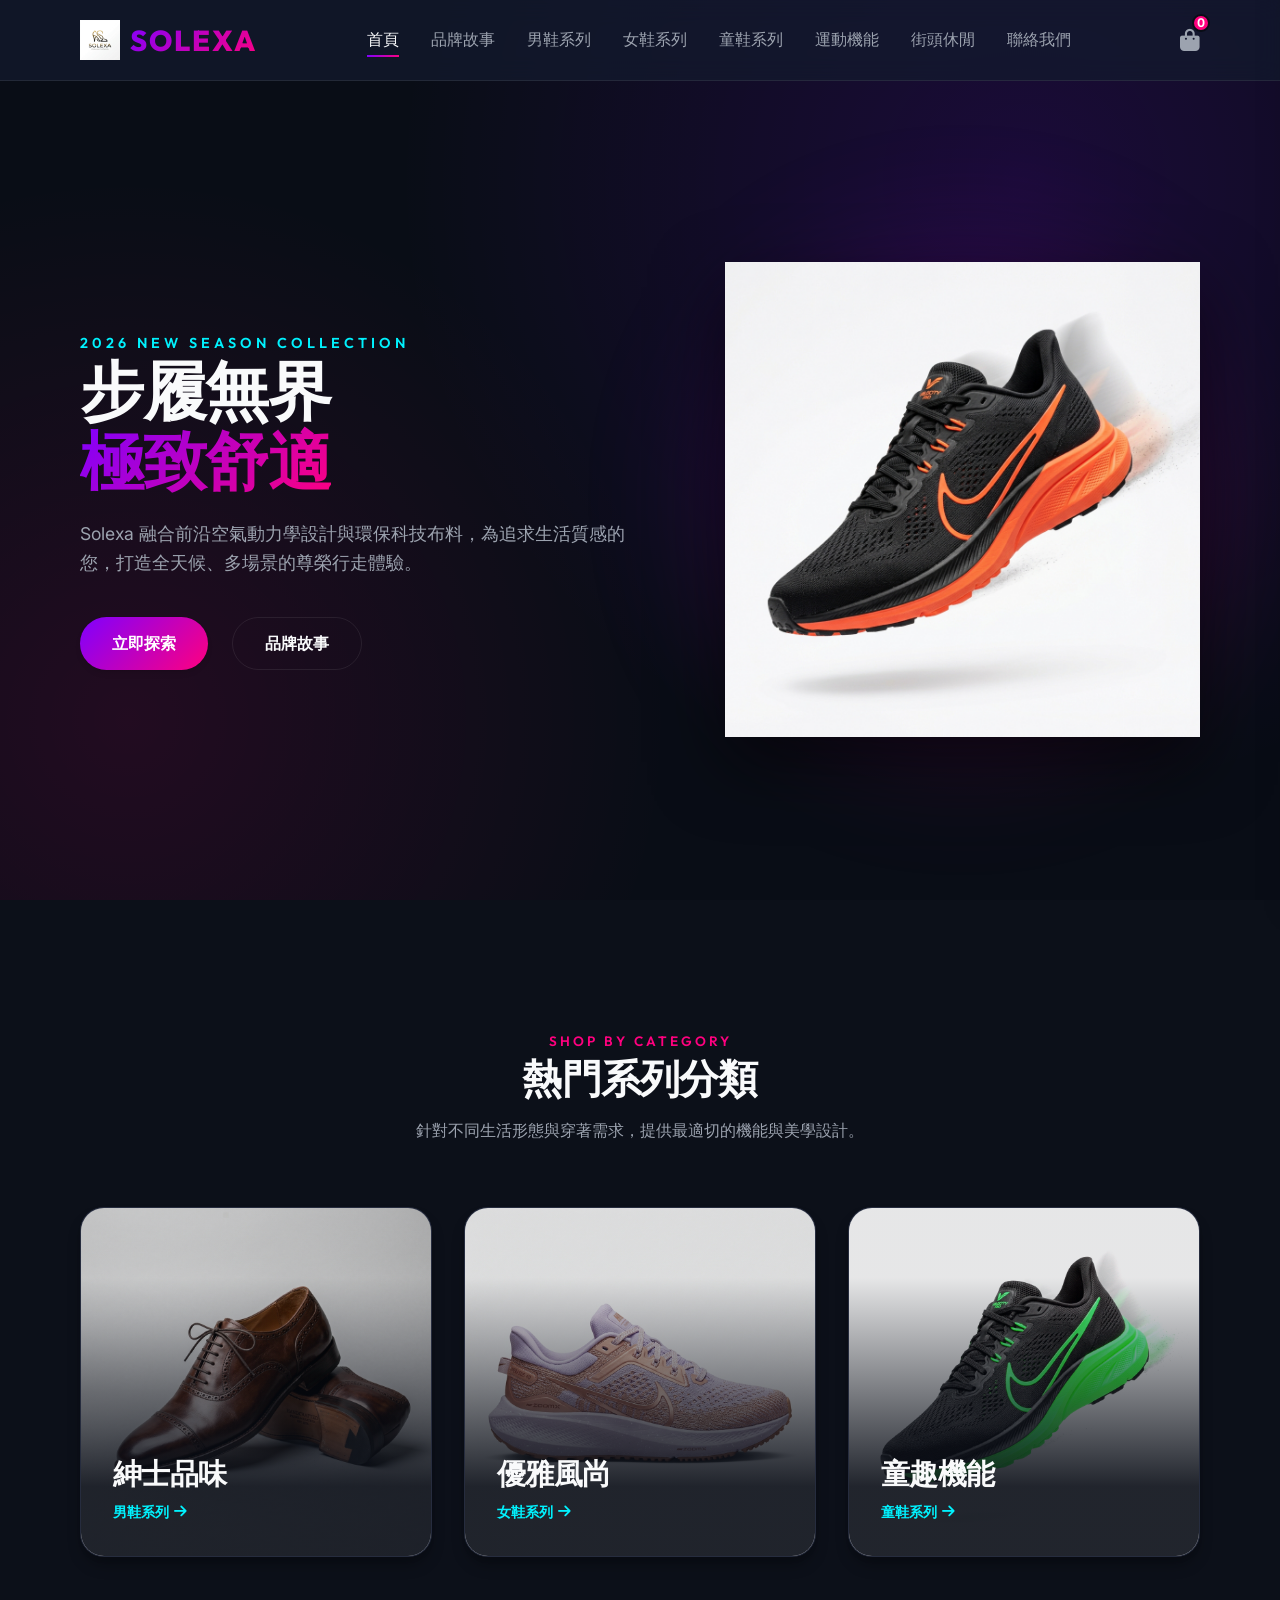
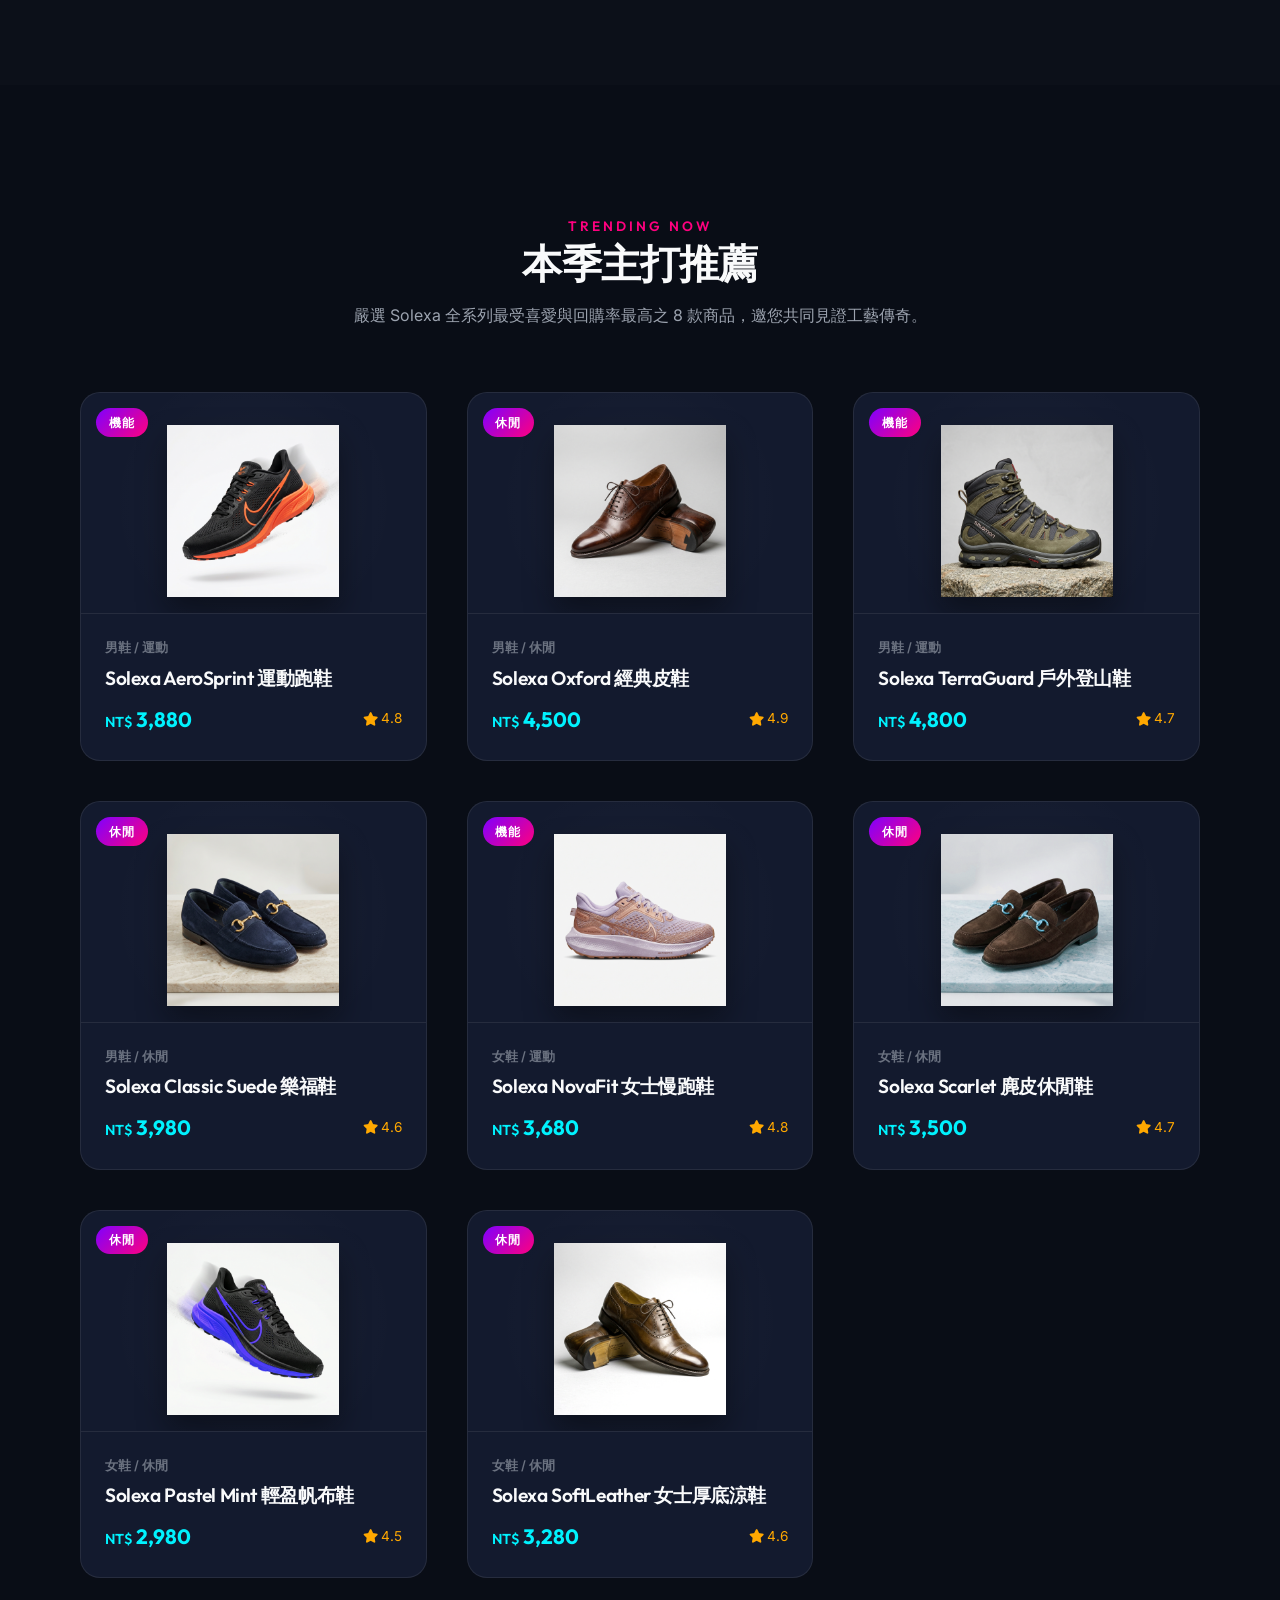
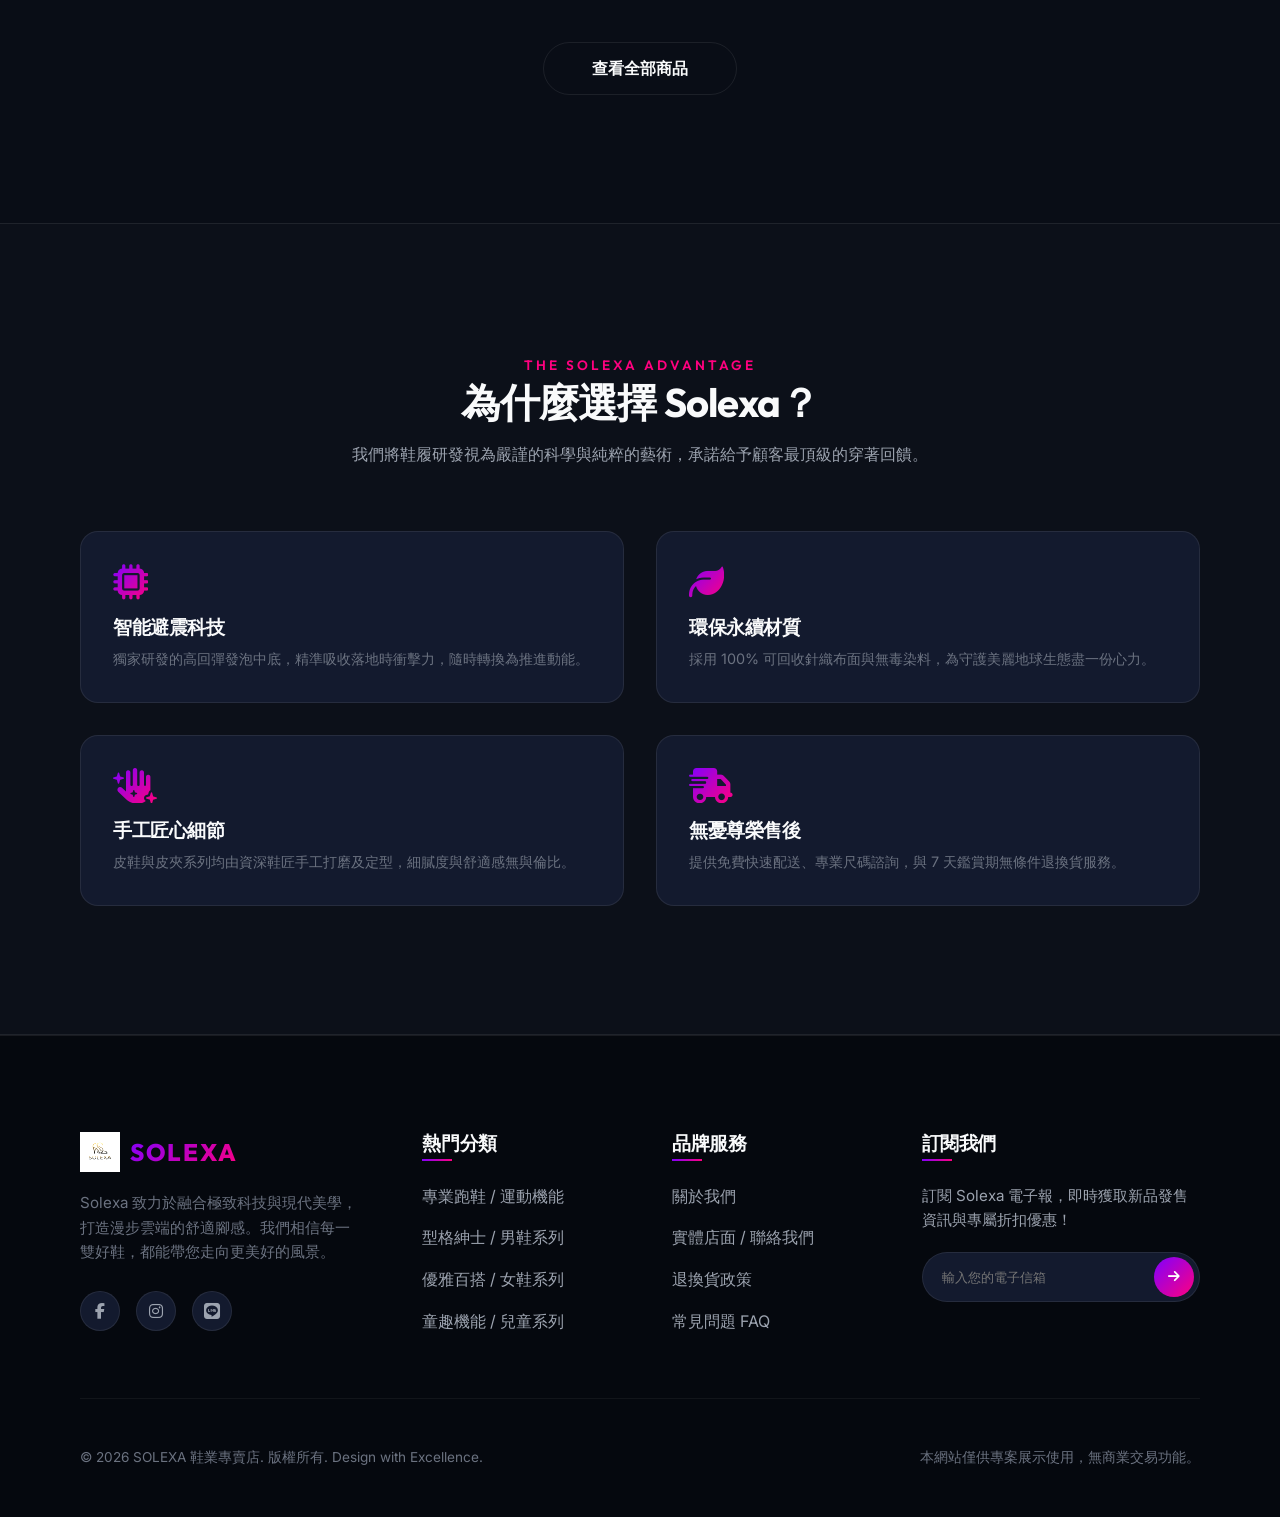
<file: index.html>
<!DOCTYPE html>
<html lang="zh-TW">

<head>
  <meta charset="UTF-8">
  <meta name="viewport" content="width=device-width, initial-scale=1.0">
  <title>劉佳昀的鞋子專賣店</title>
  <meta name="description" content="這個網站為您提供最先進的運動慢跑鞋、經典手工皮鞋、機能童鞋與街頭休閒鞋款。">
  <meta name="keywords" content="鞋子專賣店,男鞋,女鞋,童鞋,運動鞋,休閒鞋">
  <link rel="stylesheet" href="assets/css/style.css">
  <!-- Font Awesome Icons -->
  <link rel="stylesheet" href="https://cdnjs.cloudflare.com/ajax/libs/font-awesome/6.4.0/css/all.min.css">

  <meta name="google-site-verification" content="E5keP92U_AxKp5OmDemR86DrmAXofXbH6pbCCv81ncA" />
</head>

<body>

  <!-- Injected dynamically by main.js -->
  <header></header>

  <!-- Hero Section -->
  <section class="hero">
    <div class="container hero-grid">
      <div class="hero-content">
        <span class="hero-tagline">2026 New Season Collection</span>
        <h1>步履無界<br><span class="text-gradient">極致舒適</span></h1>
        <p class="hero-desc">Solexa 融合前沿空氣動力學設計與環保科技布料，為追求生活質感的您，打造全天候、多場景的尊榮行走體驗。</p>
        <div class="hero-btns">
          <a href="sports.html" class="btn btn-primary">立即探索</a>
          <a href="about.html" class="btn btn-secondary">品牌故事</a>
        </div>
      </div>
      <div class="hero-visual">
        <div class="hero-circle"></div>
        <!-- Featured Hero Shoe: AeroSprint (shoe1) -->
        <img src="assets/images/products/shoe1.png" alt="Featured Running Shoe" title="Featured Running Shoe"
          class="hero-img">
      </div>
    </div>
  </section>

  <!-- Categories Section -->
  <section class="section" style="background: rgba(255, 255, 255, 0.01);">
    <div class="container">
      <div class="section-header">
        <span class="section-subtitle">SHOP BY CATEGORY</span>
        <h2 class="section-title">熱門系列分類</h2>
        <p class="section-desc">針對不同生活形態與穿著需求，提供最適切的機能與美學設計。</p>
      </div>
      <div class="cat-grid">
        <!-- Men's Shoes Card -->
        <div class="cat-card" onclick="window.location.href='men.html'">
          <img src="assets/images/products/shoe2.png" alt="Men's Collection" title="Men's Collection"
            class="cat-card-img" style="object-position: center;">
          <div class="cat-card-content">
            <h3 class="cat-card-title">紳士品味</h3>
            <span class="cat-card-link">男鞋系列 <i class="fas fa-arrow-right"></i></span>
          </div>
        </div>
        <!-- Women's Shoes Card -->
        <div class="cat-card" onclick="window.location.href='women.html'">
          <img src="assets/images/products/shoe5.png" alt="Women's Collection" title="Women's Collection"
            class="cat-card-img" style="object-position: center;">
          <div class="cat-card-content">
            <h3 class="cat-card-title">優雅風尚</h3>
            <span class="cat-card-link">女鞋系列 <i class="fas fa-arrow-right"></i></span>
          </div>
        </div>
        <!-- Kids' Shoes Card -->
        <div class="cat-card" onclick="window.location.href='kids.html'">
          <img src="assets/images/products/shoe9.png" alt="Kids' Collection" title="Kids' Collection"
            class="cat-card-img" style="object-position: center;">
          <div class="cat-card-content">
            <h3 class="cat-card-title">童趣機能</h3>
            <span class="cat-card-link">童鞋系列 <i class="fas fa-arrow-right"></i></span>
          </div>
        </div>
      </div>
    </div>
  </section>

  <!-- Featured Products Section -->
  <section class="section">
    <div class="container">
      <div class="section-header">
        <span class="section-subtitle">TRENDING NOW</span>
        <h2 class="section-title">本季主打推薦</h2>
        <p class="section-desc">嚴選 Solexa 全系列最受喜愛與回購率最高之 8 款商品，邀您共同見證工藝傳奇。</p>
      </div>

      <div class="products-grid" id="featured-products-grid">
        <!-- Rendered dynamically via JS -->
      </div>

      <div style="text-align: center; margin-top: 4rem;">
        <a href="casual.html" class="btn btn-secondary" style="padding: 0.8rem 3rem;">查看全部商品</a>
      </div>
    </div>
  </section>

  <!-- Value Section -->
  <section class="section"
    style="background: rgba(255,255,255,0.01); border-top: 1px solid var(--border-color); border-bottom: 1px solid var(--border-color);">
    <div class="container">
      <div class="section-header">
        <span class="section-subtitle">THE SOLEXA ADVANTAGE</span>
        <h2 class="section-title">為什麼選擇 Solexa？</h2>
        <p class="section-desc">我們將鞋履研發視為嚴謹的科學與純粹的藝術，承諾給予顧客最頂級的穿著回饋。</p>
      </div>
      <div class="grid-features">
        <div class="feature-box">
          <i class="fas fa-microchip"></i>
          <h4>智能避震科技</h4>
          <p>獨家研發的高回彈發泡中底，精準吸收落地時衝擊力，隨時轉換為推進動能。</p>
        </div>
        <div class="feature-box">
          <i class="fas fa-leaf"></i>
          <h4>環保永續材質</h4>
          <p>採用 100% 可回收針織布面與無毒染料，為守護美麗地球生態盡一份心力。</p>
        </div>
        <div class="feature-box">
          <i class="fas fa-hand-sparkles"></i>
          <h4>手工匠心細節</h4>
          <p>皮鞋與皮夾系列均由資深鞋匠手工打磨及定型，細膩度與舒適感無與倫比。</p>
        </div>
        <div class="feature-box">
          <i class="fas fa-shipping-fast"></i>
          <h4>無憂尊榮售後</h4>
          <p>提供免費快速配送、專業尺碼諮詢，與 7 天鑑賞期無條件退換貨服務。</p>
        </div>
      </div>
    </div>
  </section>

  <!-- Injected dynamically by main.js -->
  <footer></footer>

  <!-- Product Database -->
  <script src="assets/js/products.js"></script>
  <!-- Main Logic -->
  <script src="assets/js/main.js"></script>

  <!-- Dynamic featured products render -->
  <script>
    document.addEventListener('DOMContentLoaded', () => {
      const grid = document.getElementById('featured-products-grid');
      // Render first 8 products as featured items
      const featured = window.SolexaProducts.slice(0, 8);

      featured.forEach(p => {
        const card = document.createElement('a');
        card.href = `product-detail.html?id=${p.id}`;
        card.className = 'product-card';

        let typeTag = '經典';
        if (p.category.includes('sports')) typeTag = '機能';
        else if (p.category.includes('casual')) typeTag = '休閒';

        card.innerHTML = `
          <span class="product-tag">${typeTag}</span>
          <div class="product-img-wrapper">
            <img src="${p.image}" alt="${p.name}" title="${p.name}" class="product-img" loading="lazy">
          </div>
          <div class="product-info">
            <span class="product-cat">${p.category.map(c => {
          if (c === 'men') return '男鞋';
          if (c === 'women') return '女鞋';
          if (c === 'kids') return '童鞋';
          if (c === 'sports') return '運動';
          return '休閒';
        }).join(' / ')}</span>
            <h3 class="product-name">${p.name}</h3>
            <div class="product-footer">
              <span class="product-price">${p.price.toLocaleString()}</span>
              <span class="product-rating"><i class="fas fa-star"></i> ${p.rating}</span>
            </div>
          </div>
        `;
        grid.appendChild(card);
      });
    });
  </script>
</body>

</html>
</file>
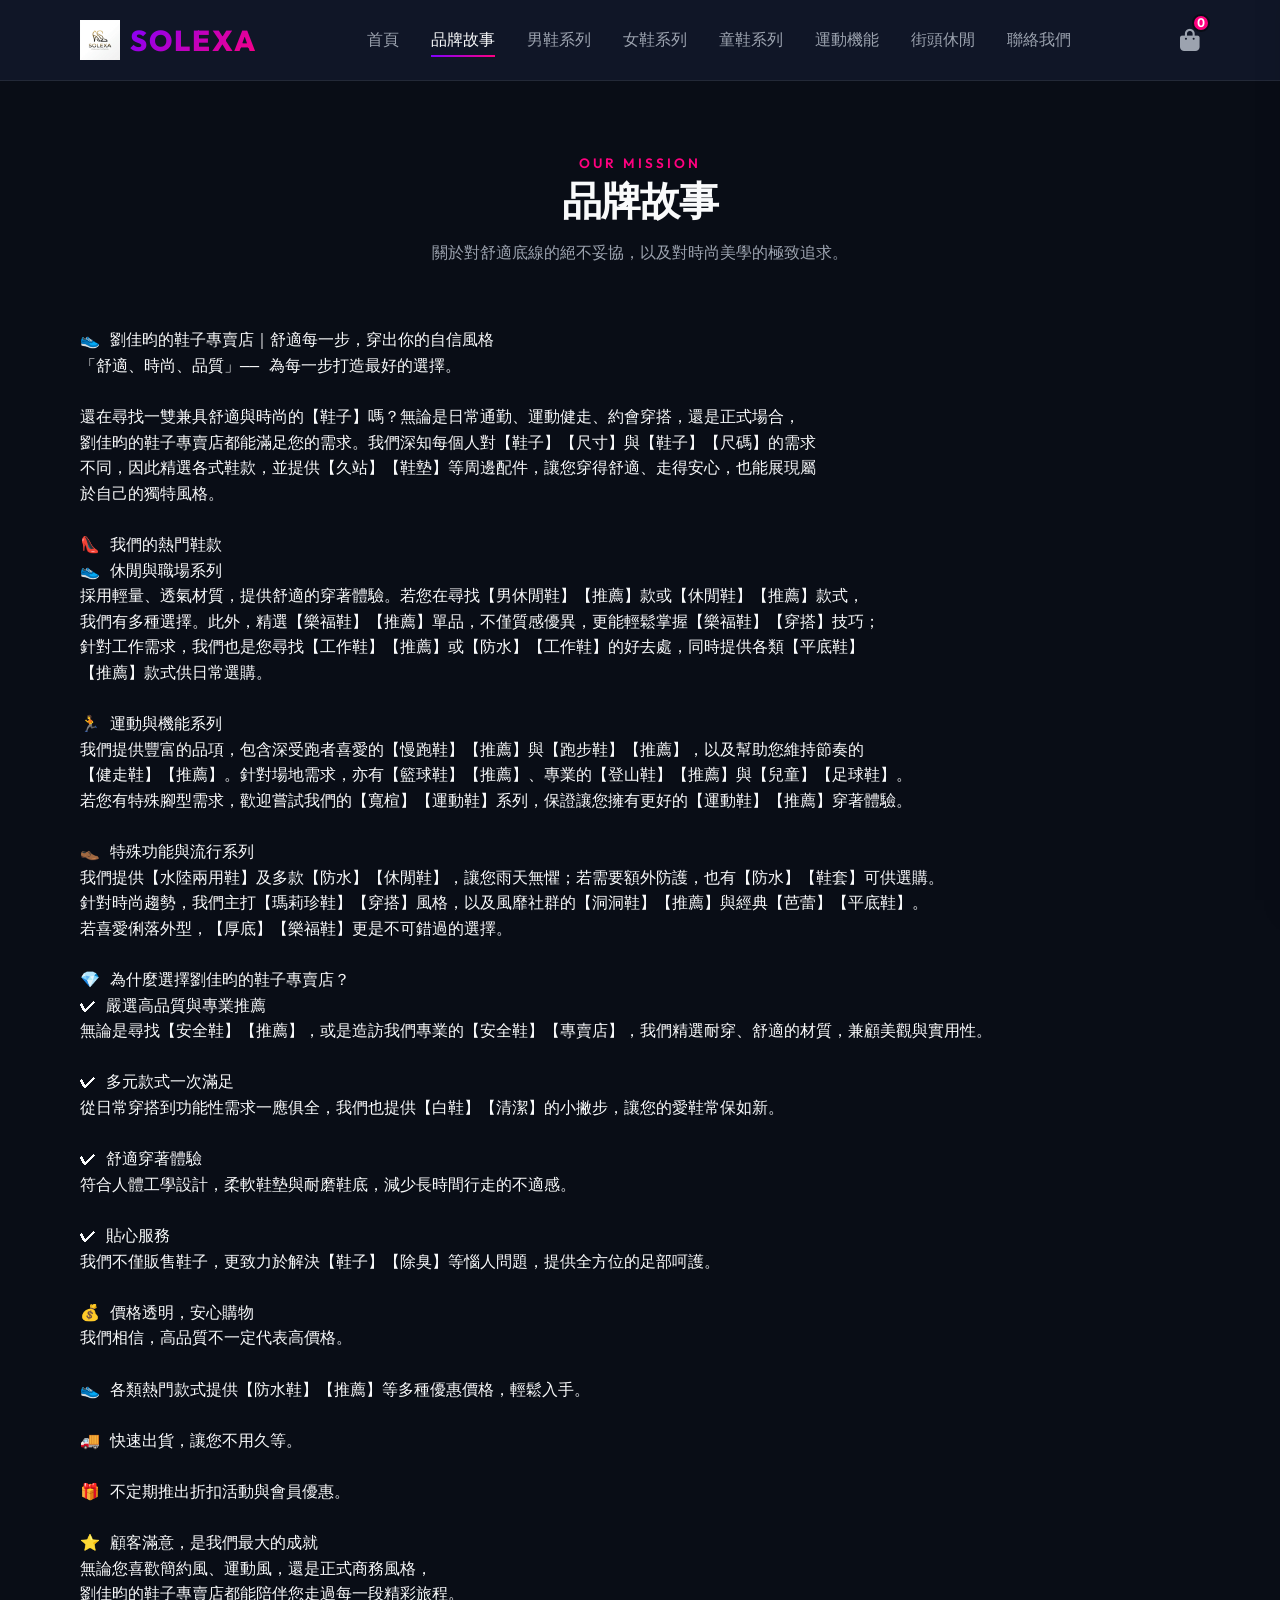
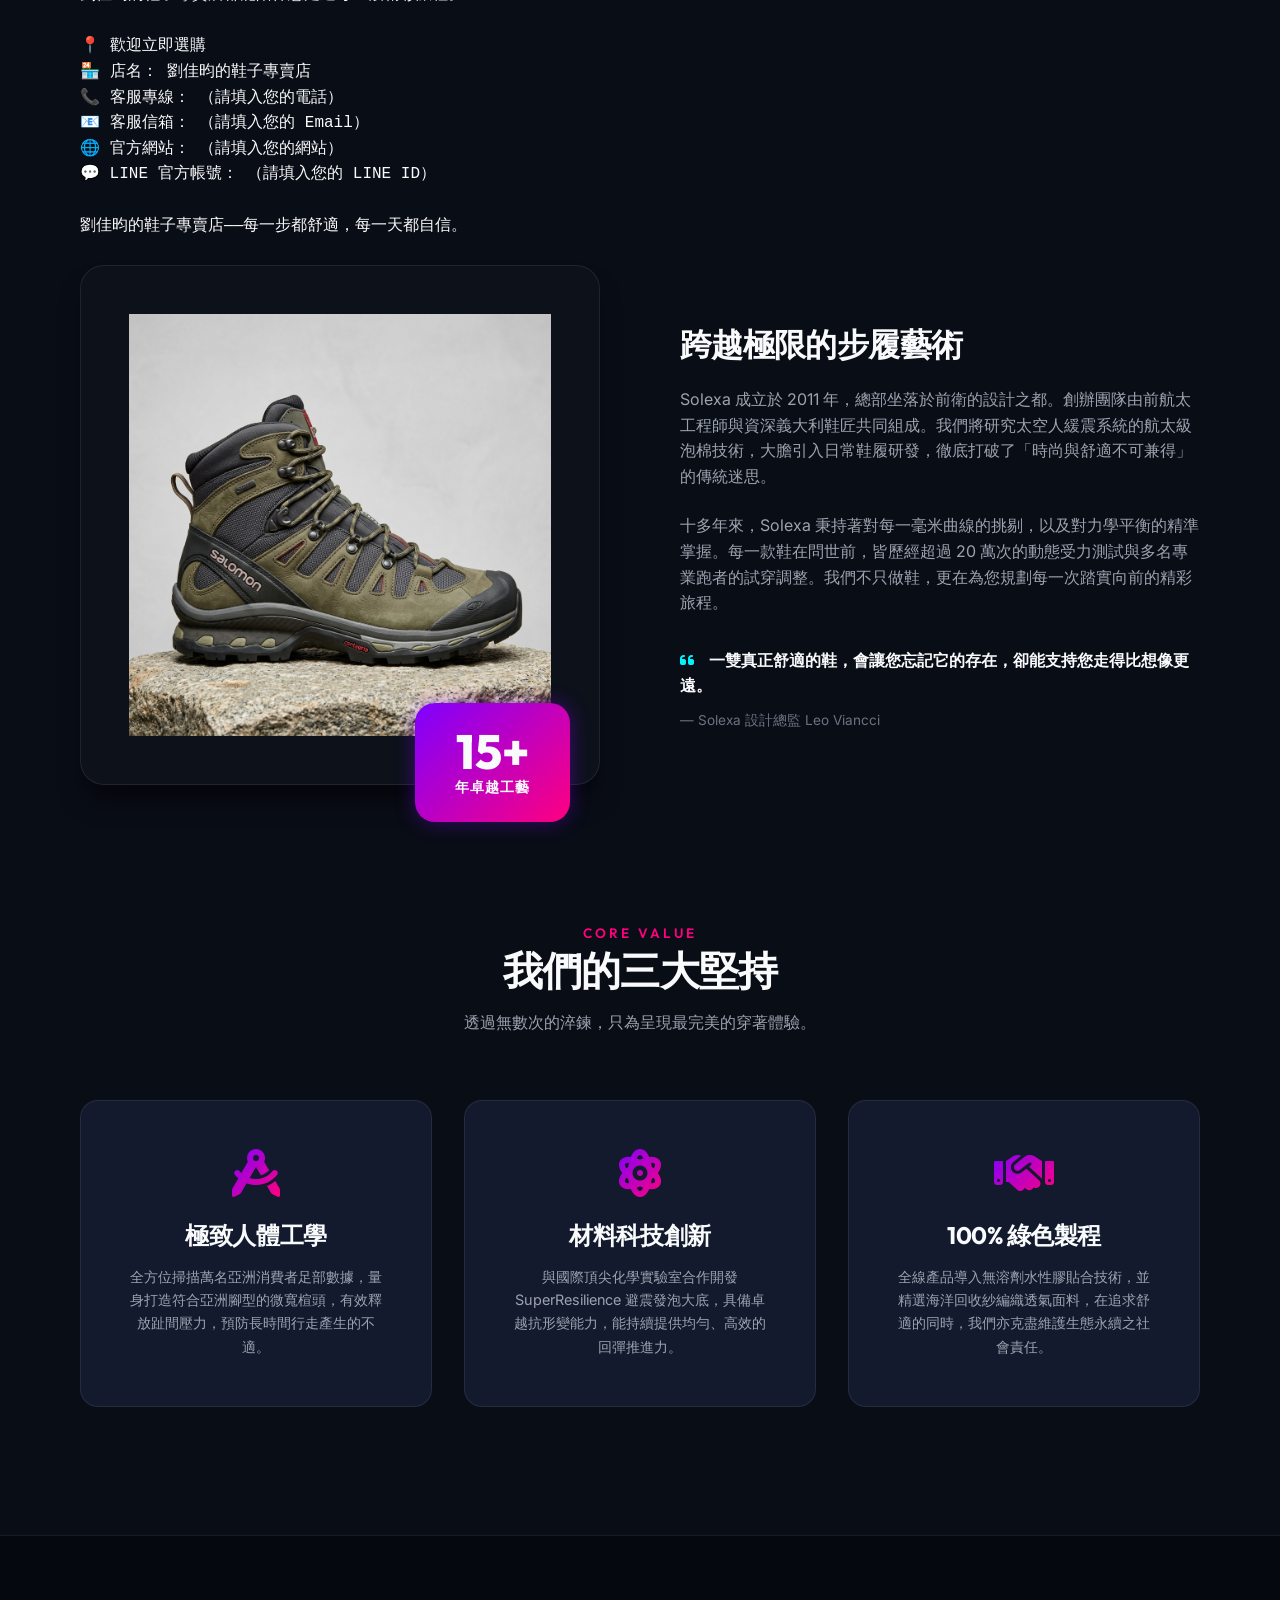
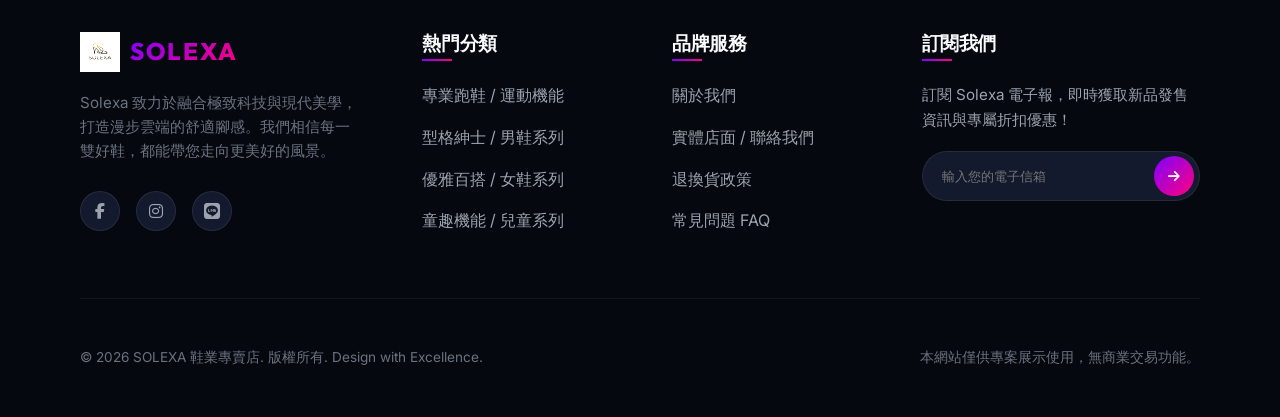
<file: about.html>
<!DOCTYPE html>
<html lang="zh-TW">

<head>
  <meta charset="UTF-8">
  <meta name="viewport" content="width=device-width, initial-scale=1.0">
  <title>品牌故事 | SOLEXA 尊爵鞋鞋專賣店</title>
  <meta name="description" content="了解 Solexa 的品牌願景、製鞋科技與精湛工藝。探索我們如何在每一對鞋履中傾注對生活美學與舒適體驗的執著。">
  <link rel="stylesheet" href="assets/css/style.css">
  <link rel="stylesheet" href="https://cdnjs.cloudflare.com/ajax/libs/font-awesome/6.4.0/css/all.min.css">
</head>

<body>

  <header></header>

  <main class="section" style="padding-top: 150px;">
    <div class="container">
      <div class="section-header">
        <span class="section-subtitle">OUR MISSION</span>
        <h1 class="section-title">品牌故事</h1>
        <p class="section-desc">關於對舒適底線的絕不妥協，以及對時尚美學的極致追求。</p>
      </div>
      <pre>
👟 劉佳昀的鞋子專賣店｜舒適每一步，穿出你的自信風格
「舒適、時尚、品質」—— 為每一步打造最好的選擇。

還在尋找一雙兼具舒適與時尚的【鞋子】嗎？無論是日常通勤、運動健走、約會穿搭，還是正式場合，
劉佳昀的鞋子專賣店都能滿足您的需求。我們深知每個人對【鞋子】【尺寸】與【鞋子】【尺碼】的需求
不同，因此精選各式鞋款，並提供【久站】【鞋墊】等周邊配件，讓您穿得舒適、走得安心，也能展現屬
於自己的獨特風格。

👠 我們的熱門鞋款
👟 休閒與職場系列
採用輕量、透氣材質，提供舒適的穿著體驗。若您在尋找【男休閒鞋】【推薦】款或【休閒鞋】【推薦】款式，
我們有多種選擇。此外，精選【樂福鞋】【推薦】單品，不僅質感優異，更能輕鬆掌握【樂福鞋】【穿搭】技巧；
針對工作需求，我們也是您尋找【工作鞋】【推薦】或【防水】【工作鞋】的好去處，同時提供各類【平底鞋】
【推薦】款式供日常選購。

🏃 運動與機能系列
我們提供豐富的品項，包含深受跑者喜愛的【慢跑鞋】【推薦】與【跑步鞋】【推薦】，以及幫助您維持節奏的
【健走鞋】【推薦】。針對場地需求，亦有【籃球鞋】【推薦】、專業的【登山鞋】【推薦】與【兒童】【足球鞋】。
若您有特殊腳型需求，歡迎嘗試我們的【寬楦】【運動鞋】系列，保證讓您擁有更好的【運動鞋】【推薦】穿著體驗。

👞 特殊功能與流行系列
我們提供【水陸兩用鞋】及多款【防水】【休閒鞋】，讓您雨天無懼；若需要額外防護，也有【防水】【鞋套】可供選購。
針對時尚趨勢，我們主打【瑪莉珍鞋】【穿搭】風格，以及風靡社群的【洞洞鞋】【推薦】與經典【芭蕾】【平底鞋】。
若喜愛俐落外型，【厚底】【樂福鞋】更是不可錯過的選擇。

💎 為什麼選擇劉佳昀的鞋子專賣店？
✔ 嚴選高品質與專業推薦
無論是尋找【安全鞋】【推薦】，或是造訪我們專業的【安全鞋】【專賣店】，我們精選耐穿、舒適的材質，兼顧美觀與實用性。

✔ 多元款式一次滿足
從日常穿搭到功能性需求一應俱全，我們也提供【白鞋】【清潔】的小撇步，讓您的愛鞋常保如新。

✔ 舒適穿著體驗
符合人體工學設計，柔軟鞋墊與耐磨鞋底，減少長時間行走的不適感。

✔ 貼心服務
我們不僅販售鞋子，更致力於解決【鞋子】【除臭】等惱人問題，提供全方位的足部呵護。

💰 價格透明，安心購物
我們相信，高品質不一定代表高價格。

👟 各類熱門款式提供【防水鞋】【推薦】等多種優惠價格，輕鬆入手。

🚚 快速出貨，讓您不用久等。

🎁 不定期推出折扣活動與會員優惠。

⭐ 顧客滿意，是我們最大的成就
無論您喜歡簡約風、運動風，還是正式商務風格，
劉佳昀的鞋子專賣店都能陪伴您走過每一段精彩旅程。

📍 歡迎立即選購
🏪 店名： 劉佳昀的鞋子專賣店
📞 客服專線： （請填入您的電話）
📧 客服信箱： （請填入您的 Email）
🌐 官方網站： （請填入您的網站）
💬 LINE 官方帳號： （請填入您的 LINE ID）

劉佳昀的鞋子專賣店——每一步都舒適，每一天都自信。
      </pre>
      <div class="about-story">
        <div class="about-img-box">
          <!-- Reuse shoe3 image as a background element to make it premium, or display a beautiful graphic -->
          <img src="assets/images/products/shoe3.png" alt="Solexa Crafting" title="Solexa Crafting"
            style="background: rgba(255,255,255,0.02); padding: 3rem;">
          <div class="about-badge">
            <div class="number">15+</div>
            <div class="text">年卓越工藝</div>
          </div>
        </div>

        <div class="about-text">
          <h3>跨越極限的步履藝術</h3>
          <p>Solexa 成立於 2011
            年，總部坐落於前衛的設計之都。創辦團隊由前航太工程師與資深義大利鞋匠共同組成。我們將研究太空人緩震系統的航太級泡棉技術，大膽引入日常鞋履研發，徹底打破了「時尚與舒適不可兼得」的傳統迷思。</p>
          <p>十多年來，Solexa 秉持著對每一毫米曲線的挑剔，以及對力學平衡的精準掌握。每一款鞋在問世前，皆歷經超過 20 萬次的動態受力測試與多名專業跑者的試穿調整。我們不只做鞋，更在為您規劃每一次踏實向前的精彩旅程。
          </p>

          <div style="margin-top: 2rem;">
            <p style="font-weight: 600; color: var(--text-primary); margin-bottom: 0.5rem;"><i class="fas fa-quote-left"
                style="color: var(--accent-cyan); margin-right: 10px;"></i> 一雙真正舒適的鞋，會讓您忘記它的存在，卻能支持您走得比想像更遠。</p>
            <span style="font-size: 0.85rem; color: var(--text-muted);">— Solexa 設計總監 Leo Viancci</span>
          </div>
        </div>
      </div>

      <!-- Core Pillars -->
      <div style="margin-top: 8rem;">
        <div class="section-header">
          <span class="section-subtitle">CORE VALUE</span>
          <h2 class="section-title">我們的三大堅持</h2>
          <p class="section-desc">透過無數次的淬鍊，只為呈現最完美的穿著體驗。</p>
        </div>

        <div class="cat-grid" style="grid-template-columns: repeat(auto-fit, minmax(320px, 1fr));">
          <!-- Pillar 1 -->
          <div class="feature-box" style="padding: 3rem; text-align: center;">
            <i class="fas fa-drafting-compass" style="font-size: 3rem; margin-bottom: 1.5rem;"></i>
            <h3 style="font-size: 1.5rem; margin-bottom: 1rem;">極致人體工學</h3>
            <p style="color: var(--text-secondary);">全方位掃描萬名亞洲消費者足部數據，量身打造符合亞洲腳型的微寬楦頭，有效釋放趾間壓力，預防長時間行走產生的不適。</p>
          </div>

          <!-- Pillar 2 -->
          <div class="feature-box" style="padding: 3rem; text-align: center;">
            <i class="fas fa-atom" style="font-size: 3rem; margin-bottom: 1.5rem;"></i>
            <h3 style="font-size: 1.5rem; margin-bottom: 1rem;">材料科技創新</h3>
            <p style="color: var(--text-secondary);">與國際頂尖化學實驗室合作開發 SuperResilience 避震發泡大底，具備卓越抗形變能力，能持續提供均勻、高效的回彈推進力。
            </p>
          </div>

          <!-- Pillar 3 -->
          <div class="feature-box" style="padding: 3rem; text-align: center;">
            <i class="fas fa-handshake" style="font-size: 3rem; margin-bottom: 1.5rem;"></i>
            <h3 style="font-size: 1.5rem; margin-bottom: 1rem;">100% 綠色製程</h3>
            <p style="color: var(--text-secondary);">全線產品導入無溶劑水性膠貼合技術，並精選海洋回收紗編織透氣面料，在追求舒適的同時，我們亦克盡維護生態永續之社會責任。</p>
          </div>
        </div>
      </div>

    </div>
  </main>

  <footer></footer>

  <script src="assets/js/products.js"></script>
  <script src="assets/js/main.js"></script>
</body>

</html>
</file>
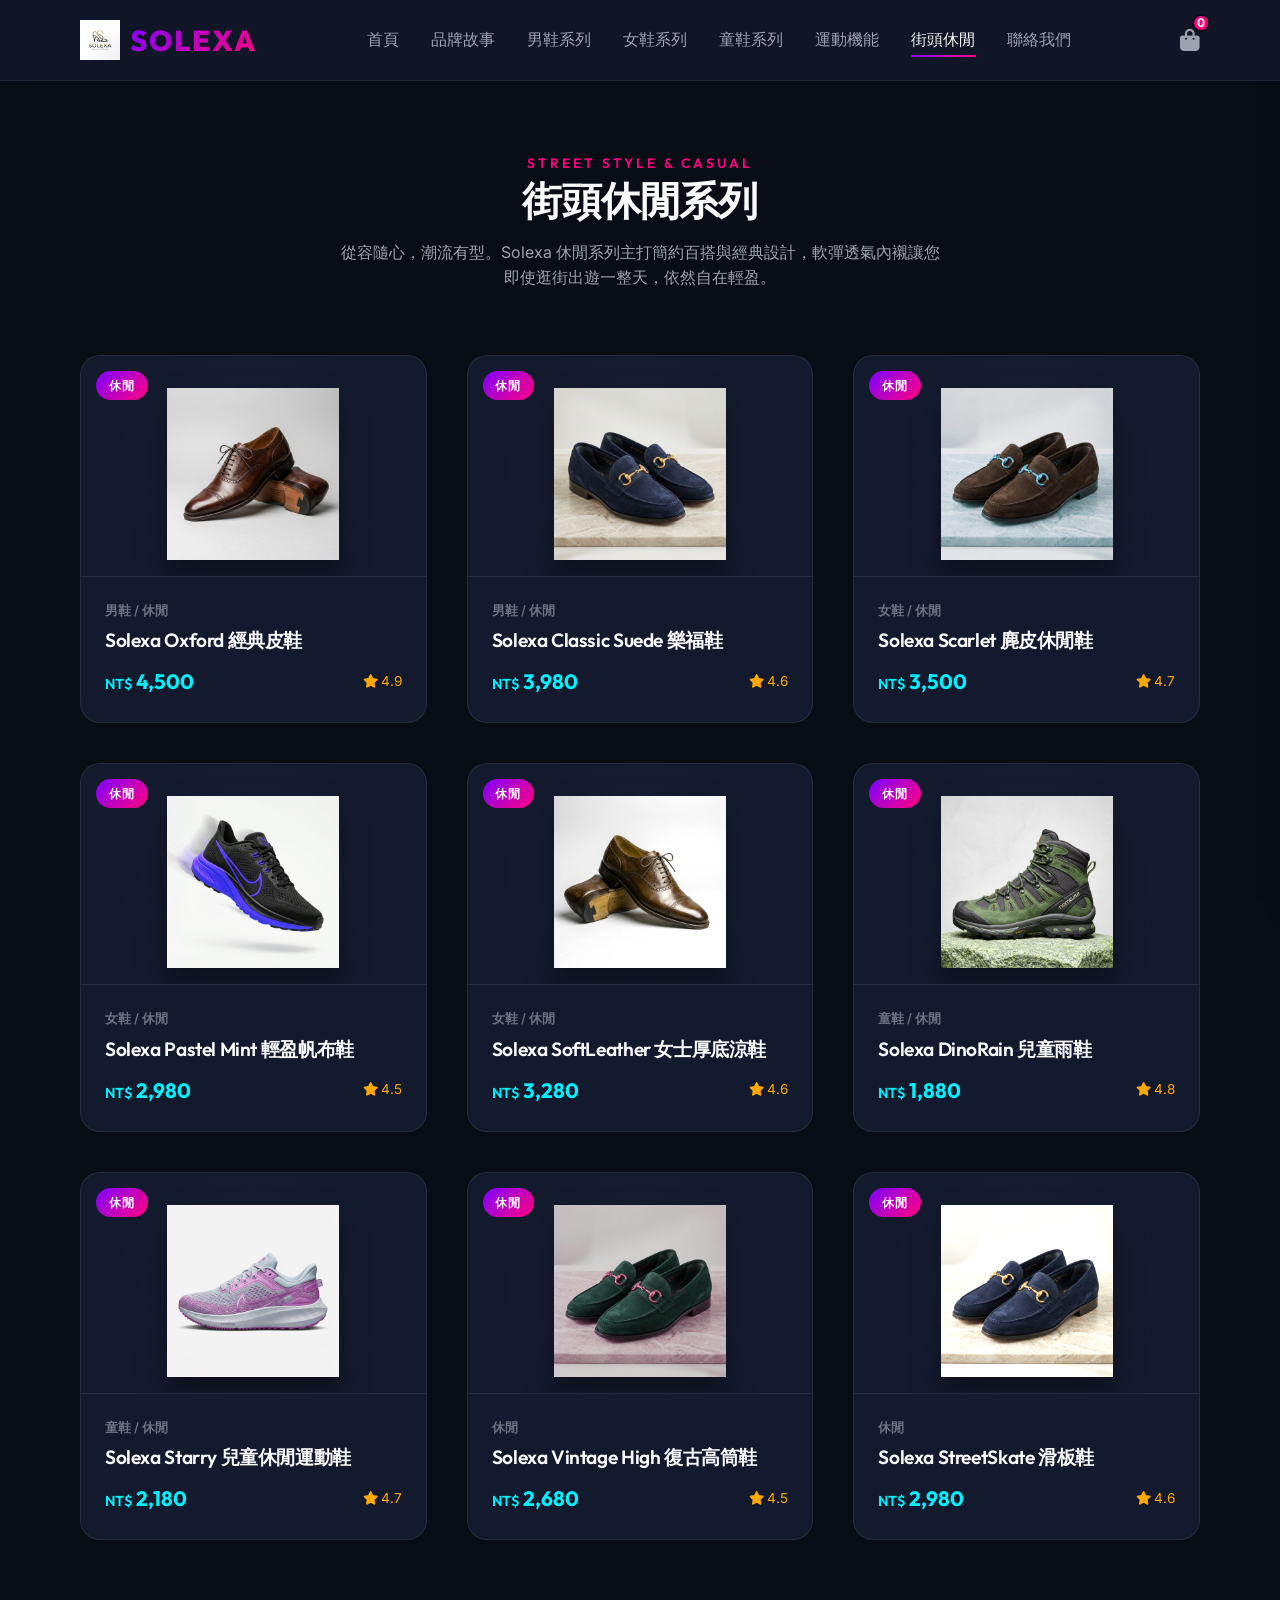
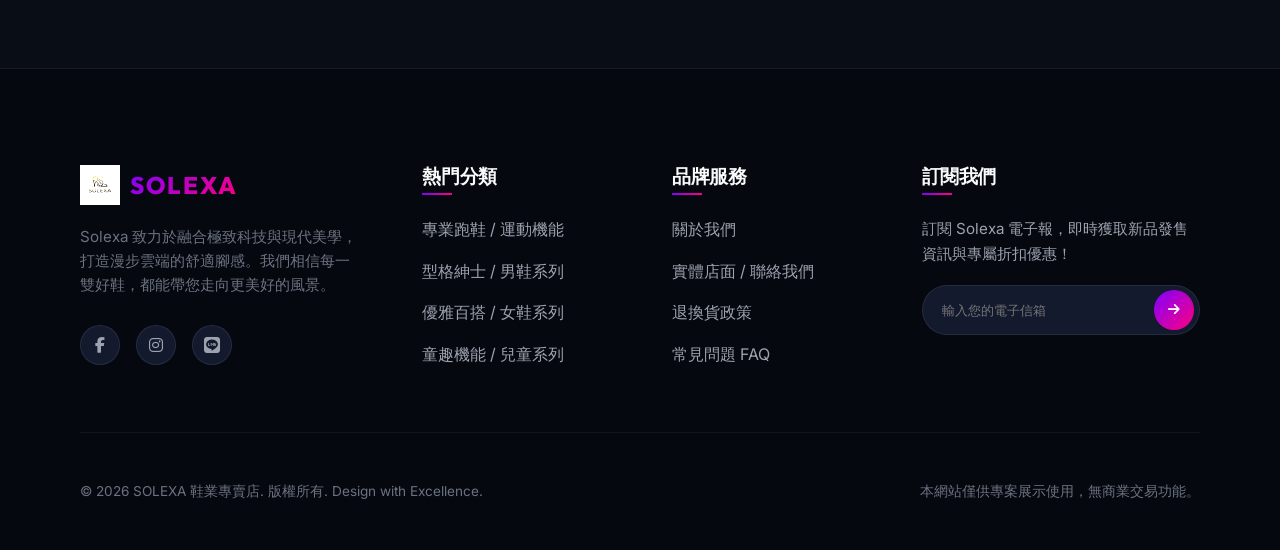
<file: casual.html>
<!DOCTYPE html>
<html lang="zh-TW">

<head>
  <meta charset="UTF-8">
  <meta name="viewport" content="width=device-width, initial-scale=1.0">
  <title>街頭休閒系列 | SOLEXA 尊爵鞋鞋專賣店</title>
  <meta name="description" content="Solexa 舒適街頭休閒鞋，日常潮流百搭之選。包含真皮樂福鞋、復古高筒帆布鞋與無綁帶滑板鞋。恣意穿搭，舒適隨行。">
  <link rel="stylesheet" href="assets/css/style.css">
  <link rel="stylesheet" href="https://cdnjs.cloudflare.com/ajax/libs/font-awesome/6.4.0/css/all.min.css">
</head>

<body>

  <header></header>

  <main class="section" style="padding-top: 150px;">
    <div class="container">
      <div class="section-header">
        <span class="section-subtitle">STREET STYLE & CASUAL</span>
        <h1 class="section-title">街頭休閒系列</h1>
        <p class="section-desc">從容隨心，潮流有型。Solexa 休閒系列主打簡約百搭與經典設計，軟彈透氣內襯讓您即使逛街出遊一整天，依然自在輕盈。</p>
      </div>

      <div class="products-grid" id="casual-products-grid">
        <!-- Rendered dynamically -->
      </div>
    </div>
  </main>

  <footer></footer>

  <script src="assets/js/products.js"></script>
  <script src="assets/js/main.js"></script>
  <script>
    document.addEventListener('DOMContentLoaded', () => {
      const grid = document.getElementById('casual-products-grid');
      const casualProducts = window.SolexaProducts.filter(p => p.category.includes('casual'));

      casualProducts.forEach(p => {
        const card = document.createElement('a');
        card.href = `product-detail.html?id=${p.id}`;
        card.className = 'product-card';

        card.innerHTML = `
          <span class="product-tag">休閒</span>
          <div class="product-img-wrapper">
            <img src="${p.image}" alt="${p.name}" title="${p.name}" class="product-img" loading="lazy">
          </div>
          <div class="product-info">
            <span class="product-cat">${p.category.map(c => {
          if (c === 'men') return '男鞋';
          if (c === 'women') return '女鞋';
          if (c === 'kids') return '童鞋';
          if (c === 'sports') return '運動';
          return '休閒';
        }).join(' / ')}</span>
            <h3 class="product-name">${p.name}</h3>
            <div class="product-footer">
              <span class="product-price">${p.price.toLocaleString()}</span>
              <span class="product-rating"><i class="fas fa-star"></i> ${p.rating}</span>
            </div>
          </div>
        `;
        grid.appendChild(card);
      });
    });
  </script>
</body>

</html>
</file>
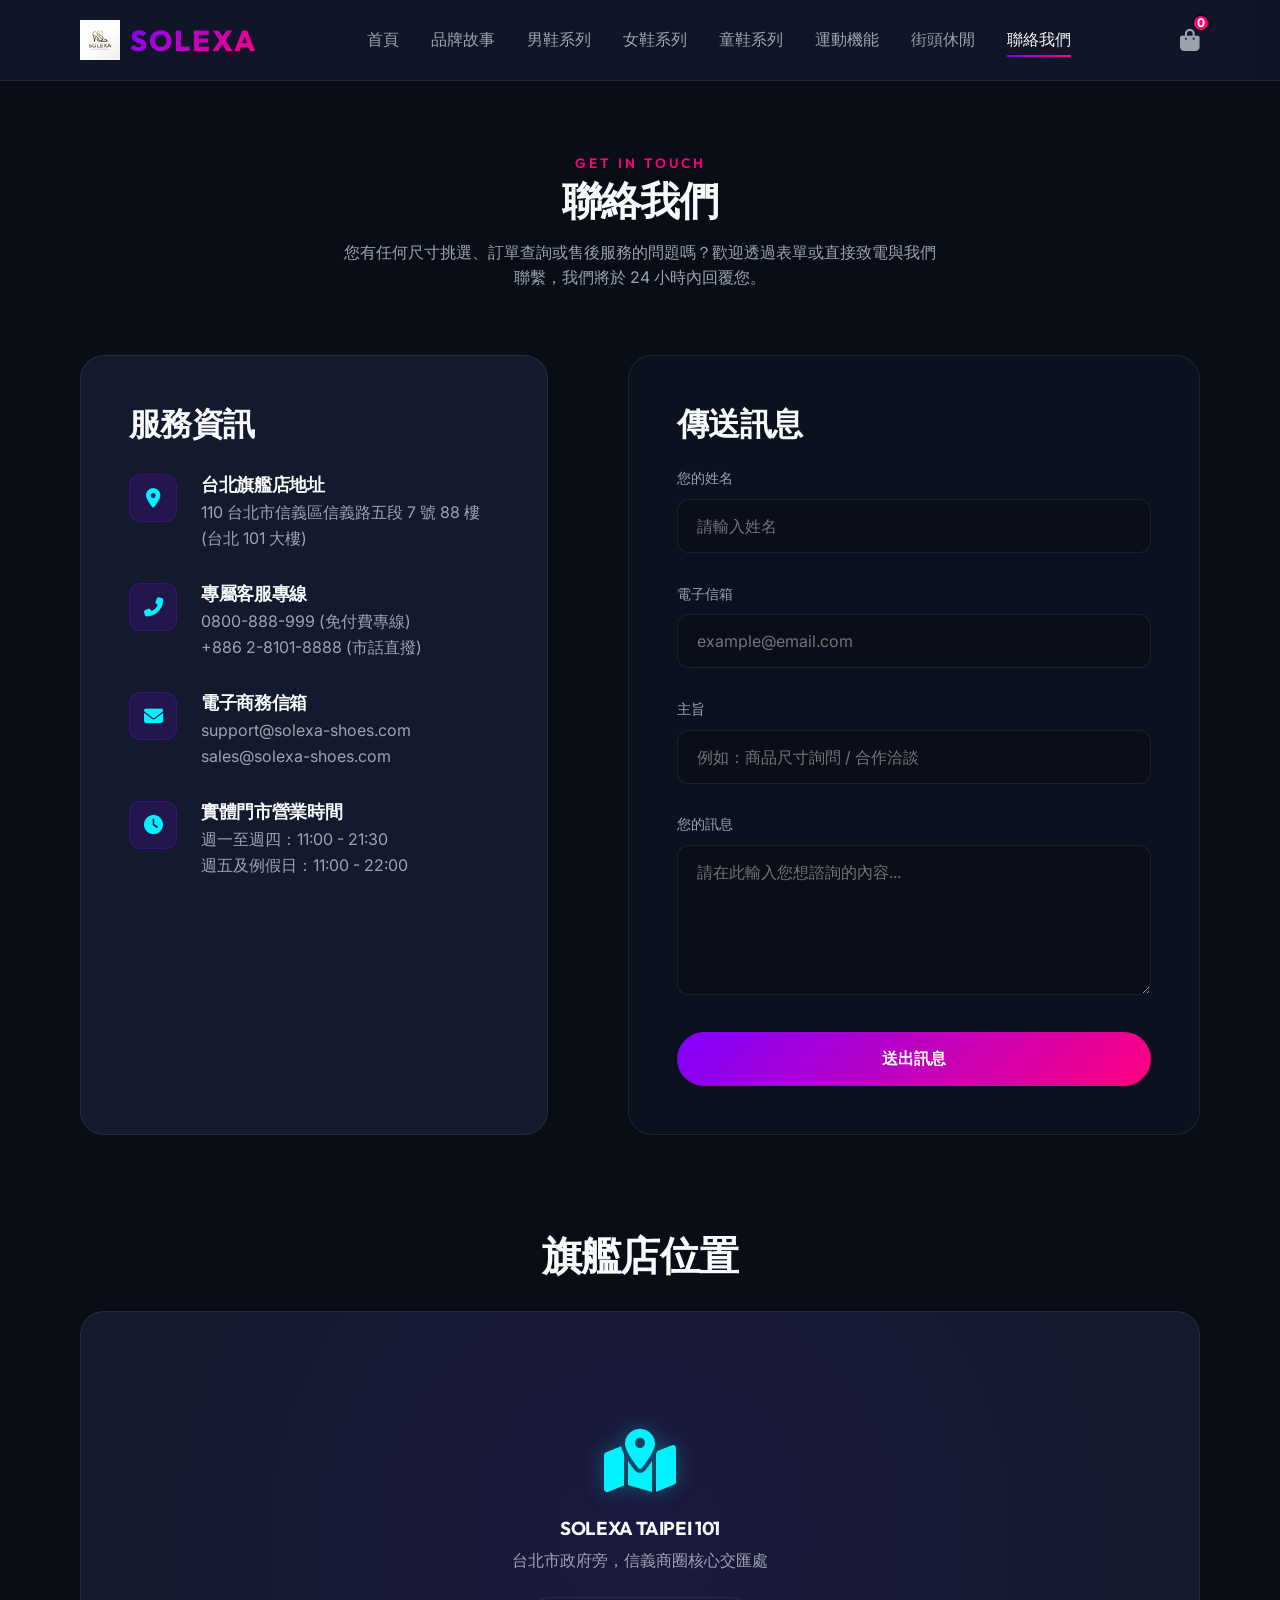
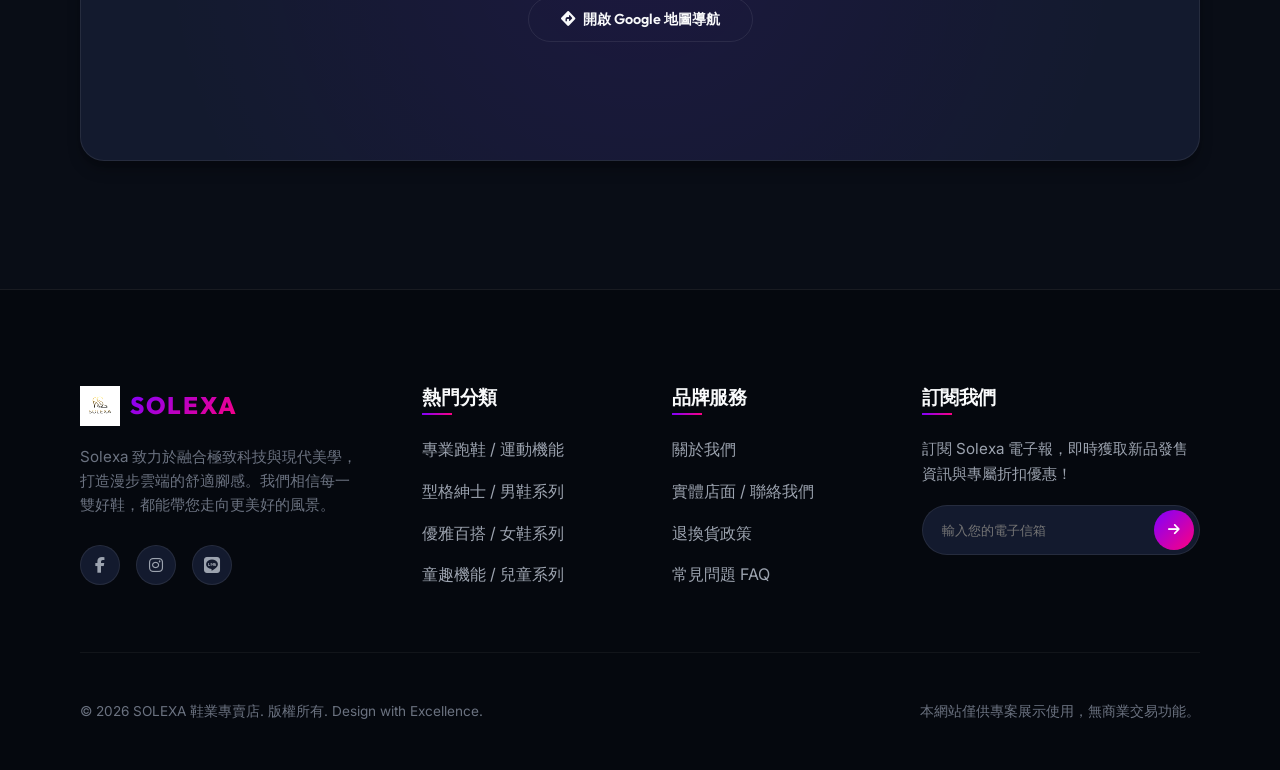
<file: contact.html>
<!DOCTYPE html>
<html lang="zh-TW">
<head>
  <meta charset="UTF-8">
  <meta name="viewport" content="width=device-width, initial-scale=1.0">
  <title>聯絡我們 | SOLEXA 尊爵鞋鞋專賣店</title>
  <meta name="description" content="有任何關於 Solexa 鞋款尺寸、退換貨政策或實體店面營業時間的疑問嗎？隨時與我們的客服團隊聯絡，我們將竭誠為您服務。">
  <link rel="stylesheet" href="assets/css/style.css">
  <link rel="stylesheet" href="https://cdnjs.cloudflare.com/ajax/libs/font-awesome/6.4.0/css/all.min.css">
</head>
<body>
  
  <header></header>

  <main class="section" style="padding-top: 150px;">
    <div class="container">
      <div class="section-header">
        <span class="section-subtitle">GET IN TOUCH</span>
        <h1 class="section-title">聯絡我們</h1>
        <p class="section-desc">您有任何尺寸挑選、訂單查詢或售後服務的問題嗎？歡迎透過表單或直接致電與我們聯繫，我們將於 24 小時內回覆您。</p>
      </div>

      <div class="contact-grid">
        <!-- Contact Info Card -->
        <div class="contact-info-card">
          <h2 class="contact-info-title">服務資訊</h2>
          
          <ul class="contact-detail-list">
            <li class="contact-detail-item">
              <div class="contact-detail-icon">
                <i class="fas fa-map-marker-alt"></i>
              </div>
              <div class="contact-detail-text">
                <h4>台北旗艦店地址</h4>
                <p>110 台北市信義區信義路五段 7 號 88 樓 (台北 101 大樓)</p>
              </div>
            </li>
            
            <li class="contact-detail-item">
              <div class="contact-detail-icon">
                <i class="fas fa-phone-alt"></i>
              </div>
              <div class="contact-detail-text">
                <h4>專屬客服專線</h4>
                <p>0800-888-999 (免付費專線)</p>
                <p>+886 2-8101-8888 (市話直撥)</p>
              </div>
            </li>
            
            <li class="contact-detail-item">
              <div class="contact-detail-icon">
                <i class="fas fa-envelope"></i>
              </div>
              <div class="contact-detail-text">
                <h4>電子商務信箱</h4>
                <p>support@solexa-shoes.com</p>
                <p>sales@solexa-shoes.com</p>
              </div>
            </li>
            
            <li class="contact-detail-item">
              <div class="contact-detail-icon">
                <i class="fas fa-clock"></i>
              </div>
              <div class="contact-detail-text">
                <h4>實體門市營業時間</h4>
                <p>週一至週四：11:00 - 21:30</p>
                <p>週五及例假日：11:00 - 22:00</p>
              </div>
            </li>
          </ul>
        </div>

        <!-- Contact Form Card -->
        <div class="contact-form">
          <h2 class="contact-info-title" style="margin-bottom: 1.5rem;">傳送訊息</h2>
          <form id="contactForm" onsubmit="event.preventDefault(); showToast('📬 訊息發送成功！客服專員將儘快與您聯繫。', 'success'); this.reset();">
            <div class="form-group">
              <label for="name" class="form-label">您的姓名</label>
              <input type="text" id="name" class="form-control" placeholder="請輸入姓名" required>
            </div>
            
            <div class="form-group">
              <label for="email" class="form-label">電子信箱</label>
              <input type="email" id="email" class="form-control" placeholder="example@email.com" required>
            </div>
            
            <div class="form-group">
              <label for="subject" class="form-label">主旨</label>
              <input type="text" id="subject" class="form-control" placeholder="例如：商品尺寸詢問 / 合作洽談" required>
            </div>
            
            <div class="form-group">
              <label for="message" class="form-label">您的訊息</label>
              <textarea id="message" class="form-control" placeholder="請在此輸入您想諮詢的內容..." required></textarea>
            </div>
            
            <button type="submit" class="btn btn-primary" style="width: 100%; padding: 1rem;">送出訊息</button>
          </form>
        </div>
      </div>
      
      <!-- Store Location Map (Styled Mockup) -->
      <div style="margin-top: 6rem;">
        <div class="section-header" style="margin-bottom: 2rem;">
          <h2 class="section-title">旗艦店位置</h2>
        </div>
        <div style="width:100%; height:450px; border-radius:24px; border:1px solid var(--border-color); overflow:hidden; background:var(--bg-card); display:flex; justify-content:center; align-items:center; flex-direction:column; position:relative; box-shadow:var(--shadow-md);">
          <div style="position:absolute; width:100%; height:100%; background:radial-gradient(circle, rgba(127,0,255,0.08) 0%, transparent 80%); z-index:1;"></div>
          <i class="fas fa-map-marked-alt" style="font-size:4rem; color:var(--accent-cyan); margin-bottom:1.5rem; z-index:2; filter:drop-shadow(0 0 10px rgba(0,242,254,0.3));"></i>
          <h3 style="z-index:2; margin-bottom:0.5rem; font-family:var(--font-display);">SOLEXA TAIPEI 101</h3>
          <p style="z-index:2; color:var(--text-secondary); margin-bottom:1.5rem;">台北市政府旁，信義商圈核心交匯處</p>
          <a href="https://maps.google.com" target="_blank" class="btn btn-secondary" style="z-index:2; padding:0.6rem 2rem; font-size:0.9rem;"><i class="fas fa-directions" style="margin-right:8px;"></i>開啟 Google 地圖導航</a>
        </div>
      </div>
    </div>
  </main>

  <footer></footer>

  <script src="assets/js/products.js"></script>
  <script src="assets/js/main.js"></script>
</body>
</html>
</file>
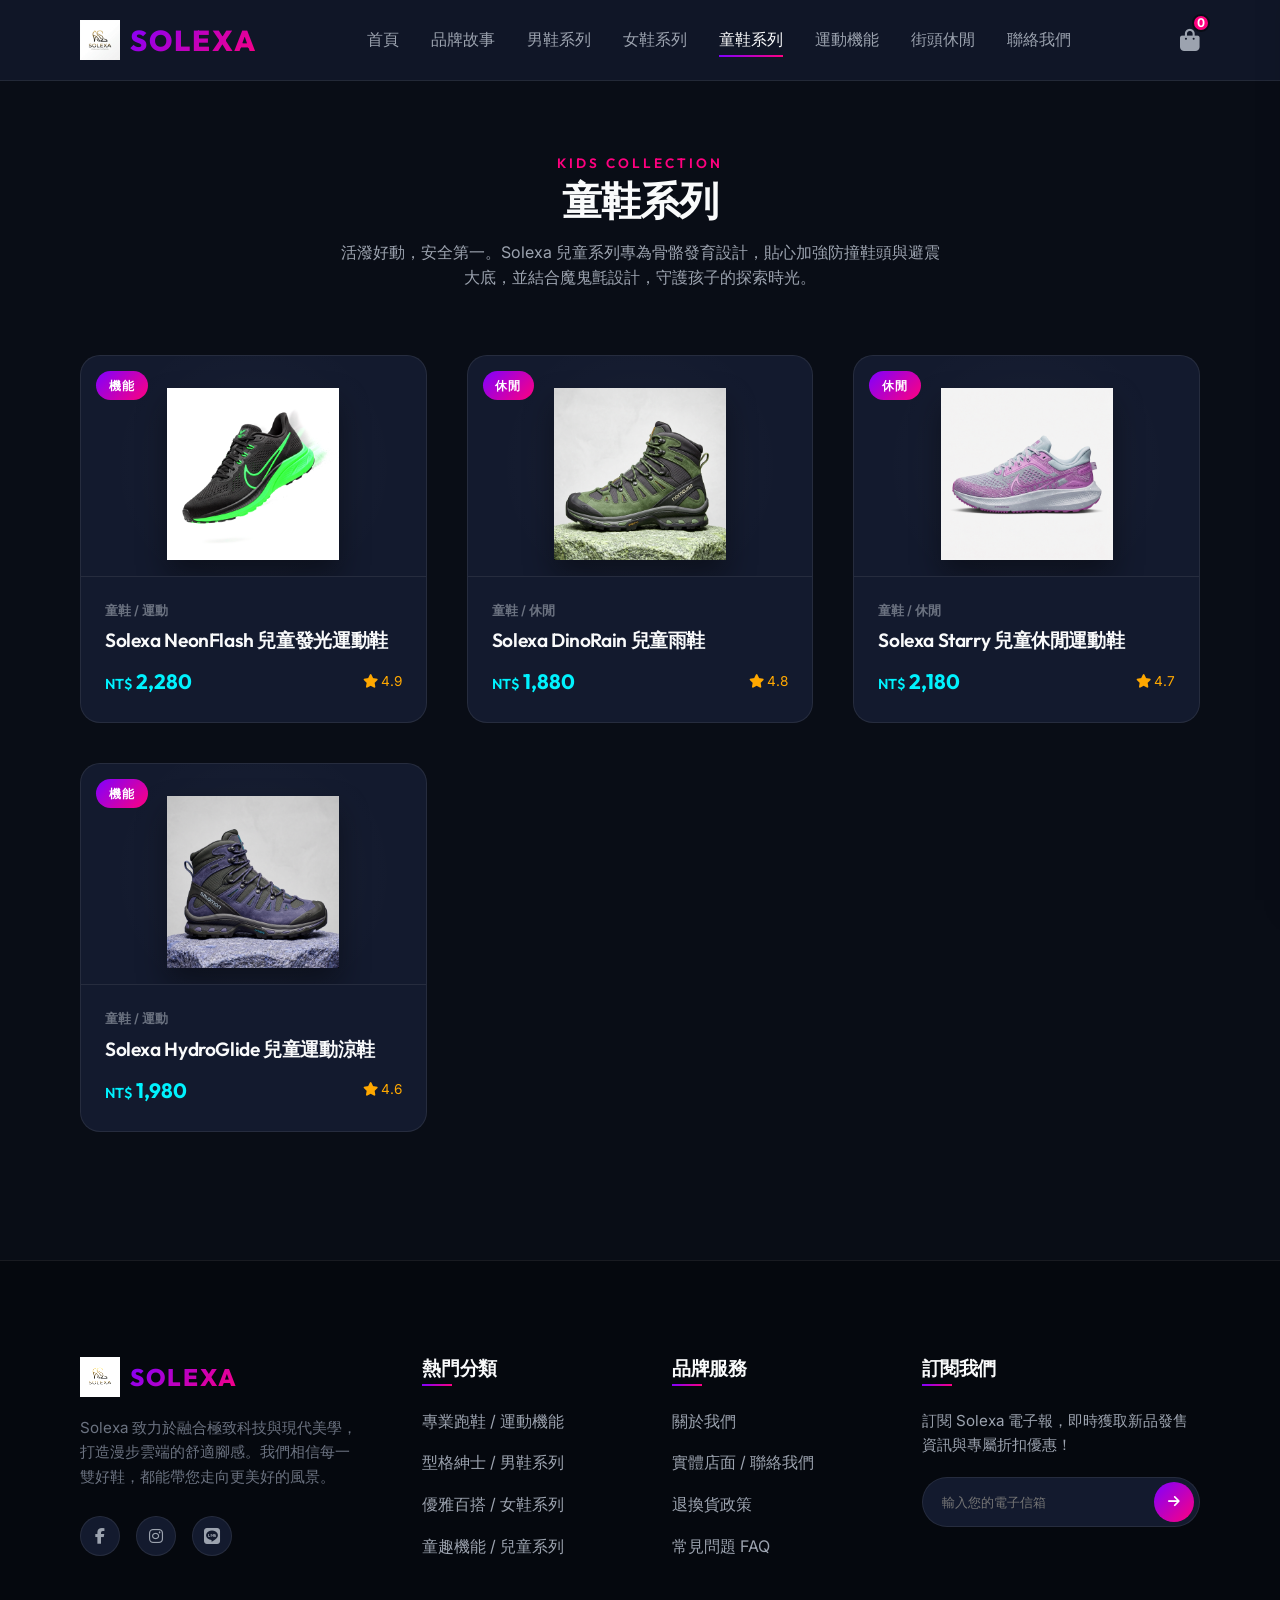
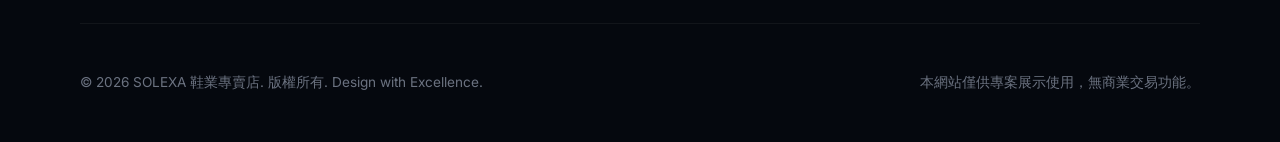
<file: kids.html>
<!DOCTYPE html>
<html lang="zh-TW">

<head>
  <meta charset="UTF-8">
  <meta name="viewport" content="width=device-width, initial-scale=1.0">
  <title>童鞋系列 | SOLEXA 尊爵鞋鞋專賣店</title>
  <meta name="description" content="Solexa 舒適機能童鞋，守護寶貝成長。包含炫彩發光運動鞋、防滑恐龍雨鞋與戶外速乾涼鞋。讓孩子快樂奔跑。">
  <link rel="stylesheet" href="assets/css/style.css">
  <link rel="stylesheet" href="https://cdnjs.cloudflare.com/ajax/libs/font-awesome/6.4.0/css/all.min.css">
</head>

<body>

  <header></header>

  <main class="section" style="padding-top: 150px;">
    <div class="container">
      <div class="section-header">
        <span class="section-subtitle">KIDS COLLECTION</span>
        <h1 class="section-title">童鞋系列</h1>
        <p class="section-desc">活潑好動，安全第一。Solexa 兒童系列專為骨骼發育設計，貼心加強防撞鞋頭與避震大底，並結合魔鬼氈設計，守護孩子的探索時光。</p>
      </div>

      <div class="products-grid" id="kids-products-grid">
        <!-- Rendered dynamically -->
      </div>
    </div>
  </main>

  <footer></footer>

  <script src="assets/js/products.js"></script>
  <script src="assets/js/main.js"></script>
  <script>
    document.addEventListener('DOMContentLoaded', () => {
      const grid = document.getElementById('kids-products-grid');
      const kidsProducts = window.SolexaProducts.filter(p => p.category.includes('kids'));

      kidsProducts.forEach(p => {
        const card = document.createElement('a');
        card.href = `product-detail.html?id=${p.id}`;
        card.className = 'product-card';

        let typeTag = '休閒';
        if (p.category.includes('sports')) typeTag = '機能';

        card.innerHTML = `
          <span class="product-tag">${typeTag}</span>
          <div class="product-img-wrapper">
            <img src="${p.image}" alt="${p.name}" title="${p.name}" class="product-img" loading="lazy">
          </div>
          <div class="product-info">
            <span class="product-cat">${p.category.map(c => {
          if (c === 'kids') return '童鞋';
          if (c === 'sports') return '運動';
          return '休閒';
        }).join(' / ')}</span>
            <h3 class="product-name">${p.name}</h3>
            <div class="product-footer">
              <span class="product-price">${p.price.toLocaleString()}</span>
              <span class="product-rating"><i class="fas fa-star"></i> ${p.rating}</span>
            </div>
          </div>
        `;
        grid.appendChild(card);
      });
    });
  </script>
</body>

</html>
</file>
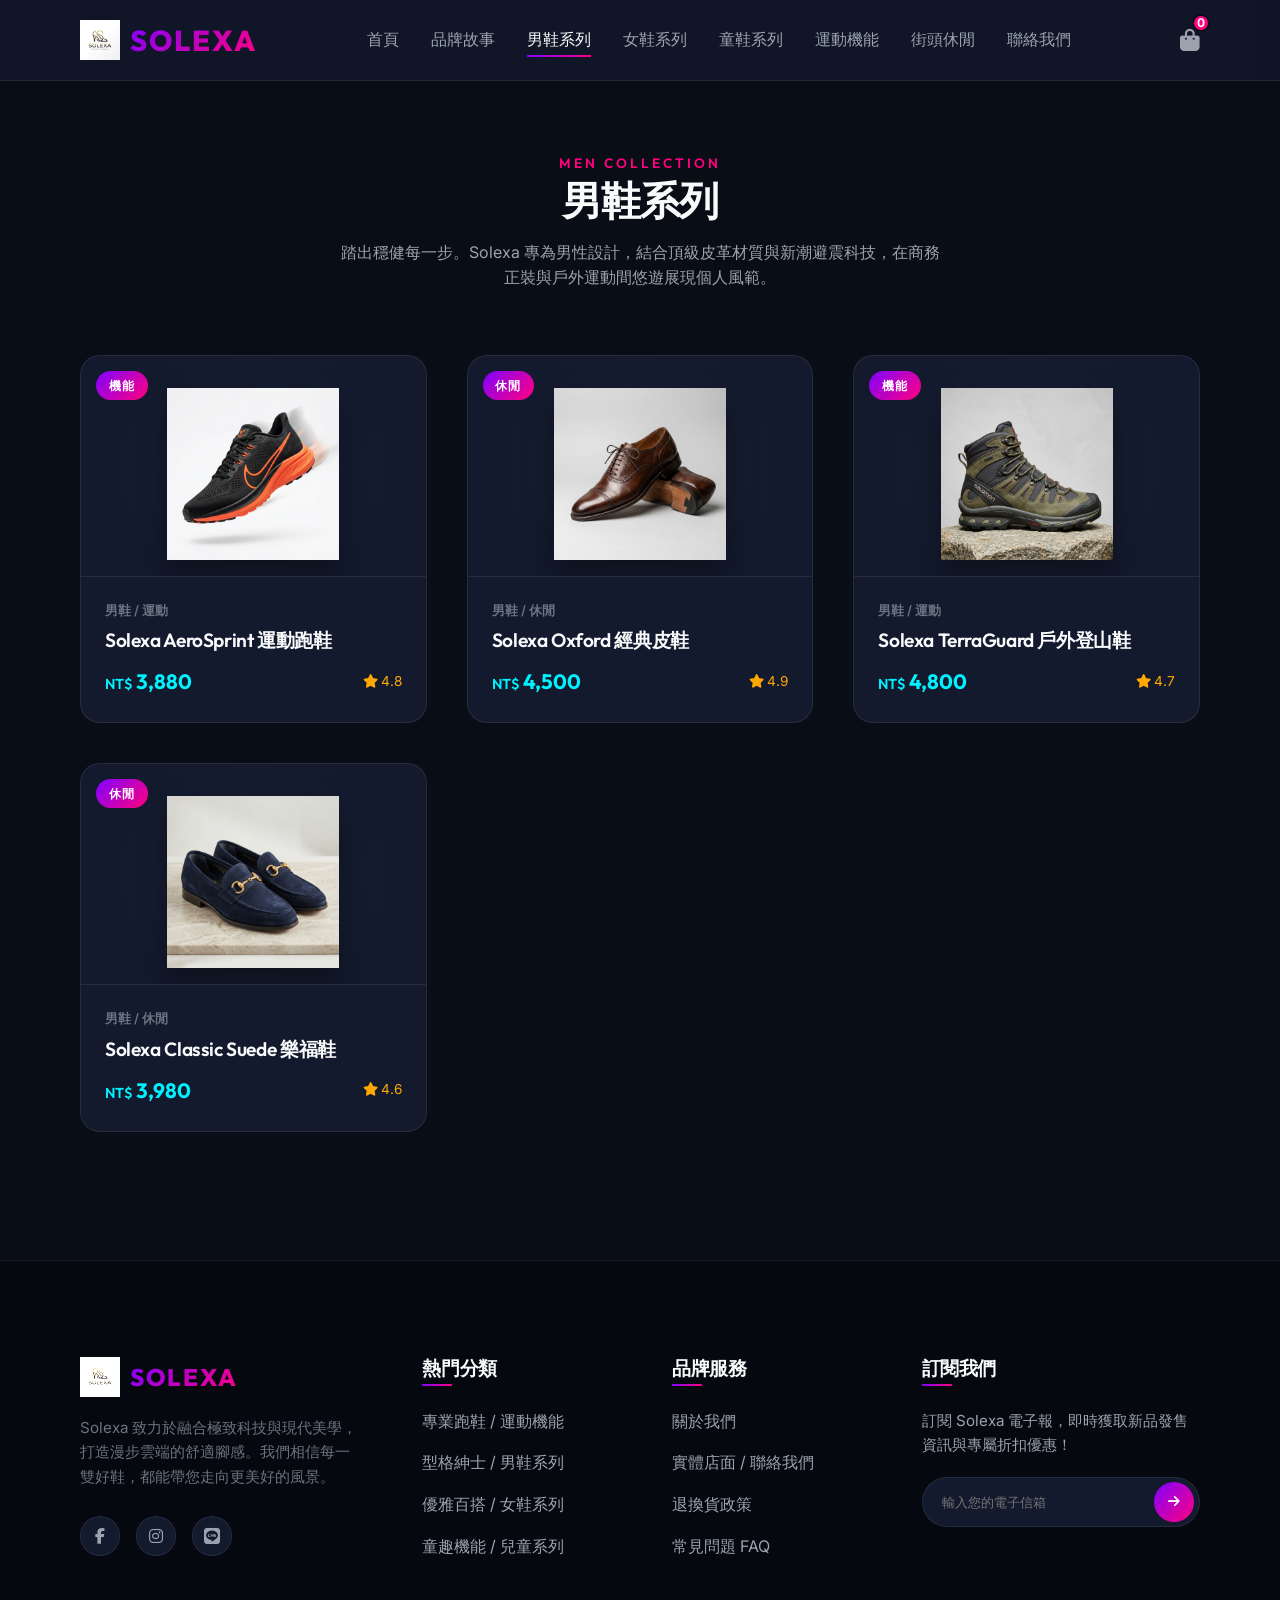
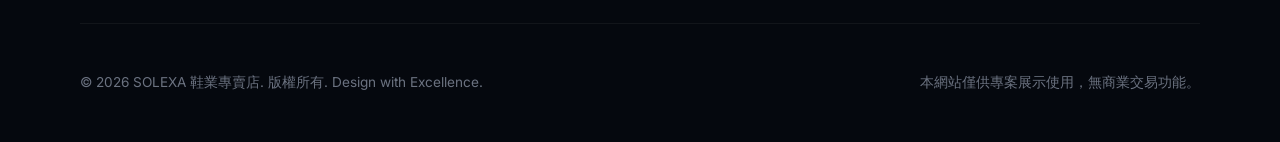
<file: men.html>
<!DOCTYPE html>
<html lang="zh-TW">

<head>
  <meta charset="UTF-8">
  <meta name="viewport" content="width=device-width, initial-scale=1.0">
  <title>男鞋系列 | SOLEXA 尊爵鞋鞋專賣店</title>
  <meta name="description" content="Solexa 頂級男鞋系列，集結正裝牛津皮鞋、時尚休閒樂福鞋、越野避震運動鞋。專為現代男士打造舒適與時尚的完美結合。">
  <link rel="stylesheet" href="assets/css/style.css">
  <link rel="stylesheet" href="https://cdnjs.cloudflare.com/ajax/libs/font-awesome/6.4.0/css/all.min.css">
</head>

<body>

  <header></header>

  <main class="section" style="padding-top: 150px;">
    <div class="container">
      <div class="section-header">
        <span class="section-subtitle">MEN COLLECTION</span>
        <h1 class="section-title">男鞋系列</h1>
        <p class="section-desc">踏出穩健每一步。Solexa 專為男性設計，結合頂級皮革材質與新潮避震科技，在商務正裝與戶外運動間悠遊展現個人風範。</p>
      </div>

      <div class="products-grid" id="men-products-grid">
        <!-- Rendered dynamically -->
      </div>
    </div>
  </main>

  <footer></footer>

  <script src="assets/js/products.js"></script>
  <script src="assets/js/main.js"></script>
  <script>
    document.addEventListener('DOMContentLoaded', () => {
      const grid = document.getElementById('men-products-grid');
      const menProducts = window.SolexaProducts.filter(p => p.category.includes('men'));

      menProducts.forEach(p => {
        const card = document.createElement('a');
        card.href = `product-detail.html?id=${p.id}`;
        card.className = 'product-card';

        let typeTag = '休閒';
        if (p.category.includes('sports')) typeTag = '機能';

        card.innerHTML = `
          <span class="product-tag">${typeTag}</span>
          <div class="product-img-wrapper">
            <img src="${p.image}" alt="${p.name}" title="${p.name}" class="product-img" loading="lazy">
          </div>
          <div class="product-info">
            <span class="product-cat">${p.category.map(c => {
          if (c === 'men') return '男鞋';
          if (c === 'sports') return '運動';
          return '休閒';
        }).join(' / ')}</span>
            <h3 class="product-name">${p.name}</h3>
            <div class="product-footer">
              <span class="product-price">${p.price.toLocaleString()}</span>
              <span class="product-rating"><i class="fas fa-star"></i> ${p.rating}</span>
            </div>
          </div>
        `;
        grid.appendChild(card);
      });
    });
  </script>
</body>

</html>
</file>
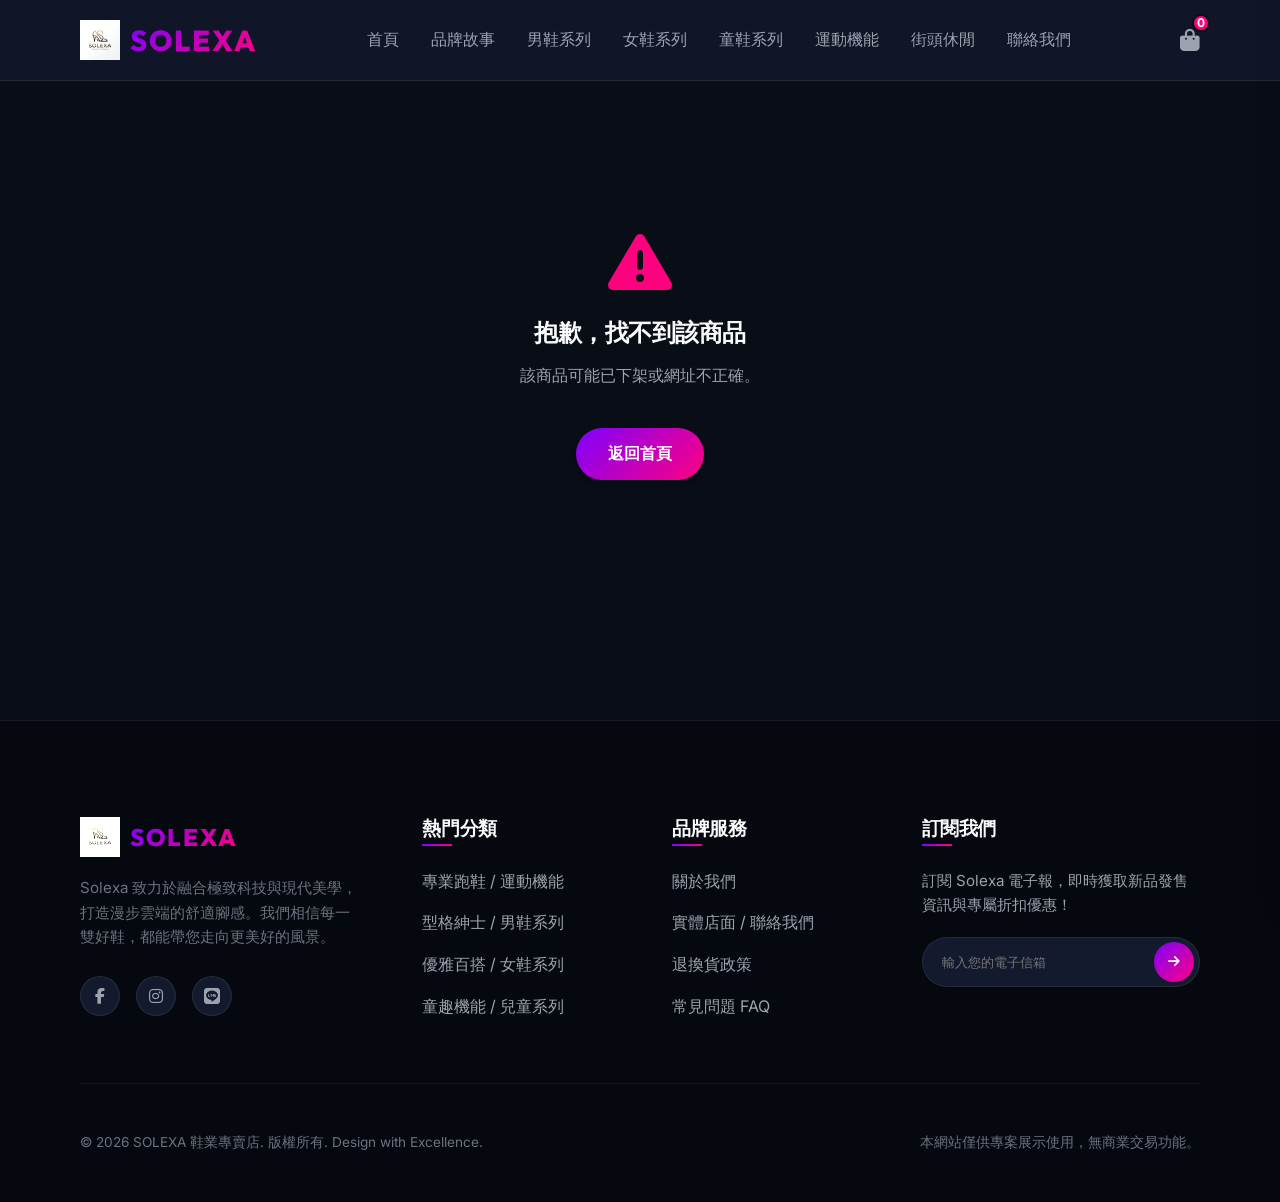
<file: product-detail.html>
<!DOCTYPE html>
<html lang="zh-TW">

<head>
  <meta charset="UTF-8">
  <meta name="viewport" content="width=device-width, initial-scale=1.0">
  <title>商品詳情 | SOLEXA 尊爵鞋鞋專賣店</title>
  <meta name="description" content="瀏覽 Solexa 尊榮鞋款細節、產品規格、機能特色與尺寸選擇。體驗無微不至的製鞋科技。">
  <link rel="stylesheet" href="assets/css/style.css">
  <link rel="stylesheet" href="https://cdnjs.cloudflare.com/ajax/libs/font-awesome/6.4.0/css/all.min.css">
</head>

<body>

  <header></header>

  <main class="section" style="padding-top: 150px; min-height: 80vh;">
    <div class="container" id="detail-page-container">

      <!-- Back Link -->
      <a href="javascript:history.back();"
        style="display: inline-flex; align-items: center; gap: 8px; color: var(--text-secondary); margin-bottom: 2rem; font-weight: 500; font-family: var(--font-display);">
        <i class="fas fa-arrow-left"></i> 返回上一頁
      </a>

      <!-- Detail Grid (Injected dynamically) -->
      <div id="detail-loader">
        <p style="text-align: center; color: var(--text-muted); font-size: 1.2rem;">正在載入商品資訊...</p>
      </div>

    </div>

    <!-- Related Products -->
    <div class="container" style="margin-top: 8rem;" id="related-container">
      <div class="section-header" style="margin-bottom: 3rem; text-align: left;">
        <span class="section-subtitle" style="margin-bottom: 0.3rem;">YOU MAY ALSO LIKE</span>
        <h2 class="section-title" style="font-size: 2rem; margin-bottom: 0;">您可能也會喜歡</h2>
      </div>
      <div class="products-grid" id="related-products-grid">
        <!-- Rendered dynamically -->
      </div>
    </div>
  </main>

  <footer></footer>

  <script src="assets/js/products.js"></script>
  <script src="assets/js/main.js"></script>

  <script>
    document.addEventListener('DOMContentLoaded', () => {
      const urlParams = new URLSearchParams(window.location.search);
      const productId = parseInt(urlParams.get('id'));

      const container = document.getElementById('detail-page-container');
      const relatedGrid = document.getElementById('related-products-grid');
      const relatedContainer = document.getElementById('related-container');

      // 1. Find the target product
      const product = window.SolexaProducts.find(p => p.id === productId);

      if (!product) {
        container.innerHTML = `
          <div style="text-align: center; padding: 5rem 0;">
            <i class="fas fa-exclamation-triangle" style="font-size: 4rem; color: var(--accent-pink); margin-bottom: 1.5rem;"></i>
            <h2>抱歉，找不到該商品</h2>
            <p style="color: var(--text-secondary); margin: 1rem 0 2.5rem 0;">該商品可能已下架或網址不正確。</p>
            <a href="index.html" class="btn btn-primary">返回首頁</a>
          </div>
        `;
        relatedContainer.style.display = 'none';
        return;
      }

      // Set Document Title
      document.title = `${product.name} | SOLEXA 尊爵鞋鞋專賣店`;

      // 2. Render details HTML
      container.innerHTML = `
        <a href="javascript:history.back();" style="display: inline-flex; align-items: center; gap: 8px; color: var(--text-secondary); margin-bottom: 2rem; font-weight: 500; font-family: var(--font-display);">
          <i class="fas fa-arrow-left"></i> 返回上一頁
        </a>
        <div class="detail-grid">
          <!-- Left: Image Gallery -->
          <div class="detail-gallery">
            <img src="${product.image}" alt="${product.name}" title="${product.name}" class="detail-gallery-img">
          </div>
          
          <!-- Right: Info Panel -->
          <div class="detail-info">
            <div class="detail-category-tags">
              ${product.category.map(c => {
        let tagTxt = '休閒';
        if (c === 'men') tagTxt = '男鞋';
        else if (c === 'women') tagTxt = '女鞋';
        else if (c === 'kids') tagTxt = '童鞋';
        else if (c === 'sports') tagTxt = '運動機能';
        return `<span>${tagTxt}</span>`;
      }).join('<span style="color:var(--text-muted);">/</span>')}
            </div>
            
            <h1 class="detail-name">${product.name}</h1>
            
            <div class="detail-meta">
              <span class="detail-price">${product.price.toLocaleString()}</span>
              <div class="detail-rating-box">
                <i class="fas fa-star"></i>
                <span style="font-weight: 600;">${product.rating}</span>
                <span style="color: var(--text-muted);">/ 5.0</span>
              </div>
            </div>
            
            <p class="detail-desc">${product.description}</p>
            
            <!-- Features List -->
            <div class="detail-features">
              <h4>機能細節</h4>
              <ul class="feature-list">
                ${product.features.map(f => `
                  <li class="feature-list-item">
                    <i class="fas fa-check-circle"></i>
                    <span>${f}</span>
                  </li>
                `).join('')}
              </ul>
            </div>
            
            <!-- Size Selector -->
            <div class="detail-selector">
              <h4>
                <span>選擇尺寸 (EU)</span>
                <span style="font-size: 0.85rem; color: var(--accent-cyan); cursor: pointer;" onclick="showToast('📏 建議依日常運動鞋碼選購即可。', 'info');">尺寸對照表</span>
              </h4>
              <div class="size-grid" id="size-options-grid">
                ${product.sizing.map(size => `
                  <button class="size-btn" data-size="${size}">${size}</button>
                `).join('')}
              </div>
            </div>
            
            <!-- Action buttons -->
            <div class="detail-actions">
              <button class="btn btn-primary" id="add-to-cart-action-btn">
                <i class="fas fa-shopping-cart" style="margin-right: 10px;"></i>加入購物車
              </button>
              <button class="btn btn-secondary" style="flex-grow: 0; width: 60px; padding: 0;" aria-label="收藏商品" onclick="showToast('已將商品加入願望清單！', 'success'); this.querySelector('i').className='fas fa-heart'; this.querySelector('i').style.color='var(--accent-pink)';">
                <i class="far fa-heart" style="font-size: 1.2rem;"></i>
              </button>
            </div>
          </div>
        </div>
      `;

      // 3. Size Select Handler
      let selectedSize = null;
      const sizeBtns = document.querySelectorAll('#size-options-grid .size-btn');
      sizeBtns.forEach(btn => {
        btn.addEventListener('click', (e) => {
          sizeBtns.forEach(b => b.classList.remove('active'));
          e.currentTarget.classList.add('active');
          selectedSize = parseInt(e.currentTarget.getAttribute('data-size'));
        });
      });

      // 4. Add to Cart Handler
      const addToCartActionBtn = document.getElementById('add-to-cart-action-btn');
      if (addToCartActionBtn) {
        addToCartActionBtn.addEventListener('click', () => {
          if (!selectedSize) {
            showToast('⚠️ 請先選擇您的鞋子尺寸！', 'info');
            return;
          }
          // Call shared addToCart function from main.js
          addToCart(product.id, selectedSize);
        });
      }

      // 5. Render Related Products (same category, excluding current)
      const related = window.SolexaProducts
        .filter(p => p.id !== product.id && p.category.some(cat => product.category.includes(cat)))
        .slice(0, 4);

      if (related.length === 0) {
        relatedContainer.style.display = 'none';
      } else {
        related.forEach(p => {
          const card = document.createElement('a');
          card.href = `product-detail.html?id=${p.id}`;
          card.className = 'product-card';

          let typeTag = '休閒';
          if (p.category.includes('sports')) typeTag = '機能';

          card.innerHTML = `
            <span class="product-tag">${typeTag}</span>
            <div class="product-img-wrapper">
              <img src="${p.image}" alt="${p.name}" title="${p.name}" class="product-img" loading="lazy">
            </div>
            <div class="product-info">
              <span class="product-cat">${p.category.map(c => {
            if (c === 'men') return '男鞋';
            if (c === 'women') return '女鞋';
            if (c === 'kids') return '童鞋';
            if (c === 'sports') return '運動';
            return '休閒';
          }).join(' / ')}</span>
              <h3 class="product-name">${p.name}</h3>
              <div class="product-footer">
                <span class="product-price">${p.price.toLocaleString()}</span>
                <span class="product-rating"><i class="fas fa-star"></i> ${p.rating}</span>
              </div>
            </div>
          `;
          relatedGrid.appendChild(card);
        });
      }
    });
  </script>
</body>

</html>
</file>
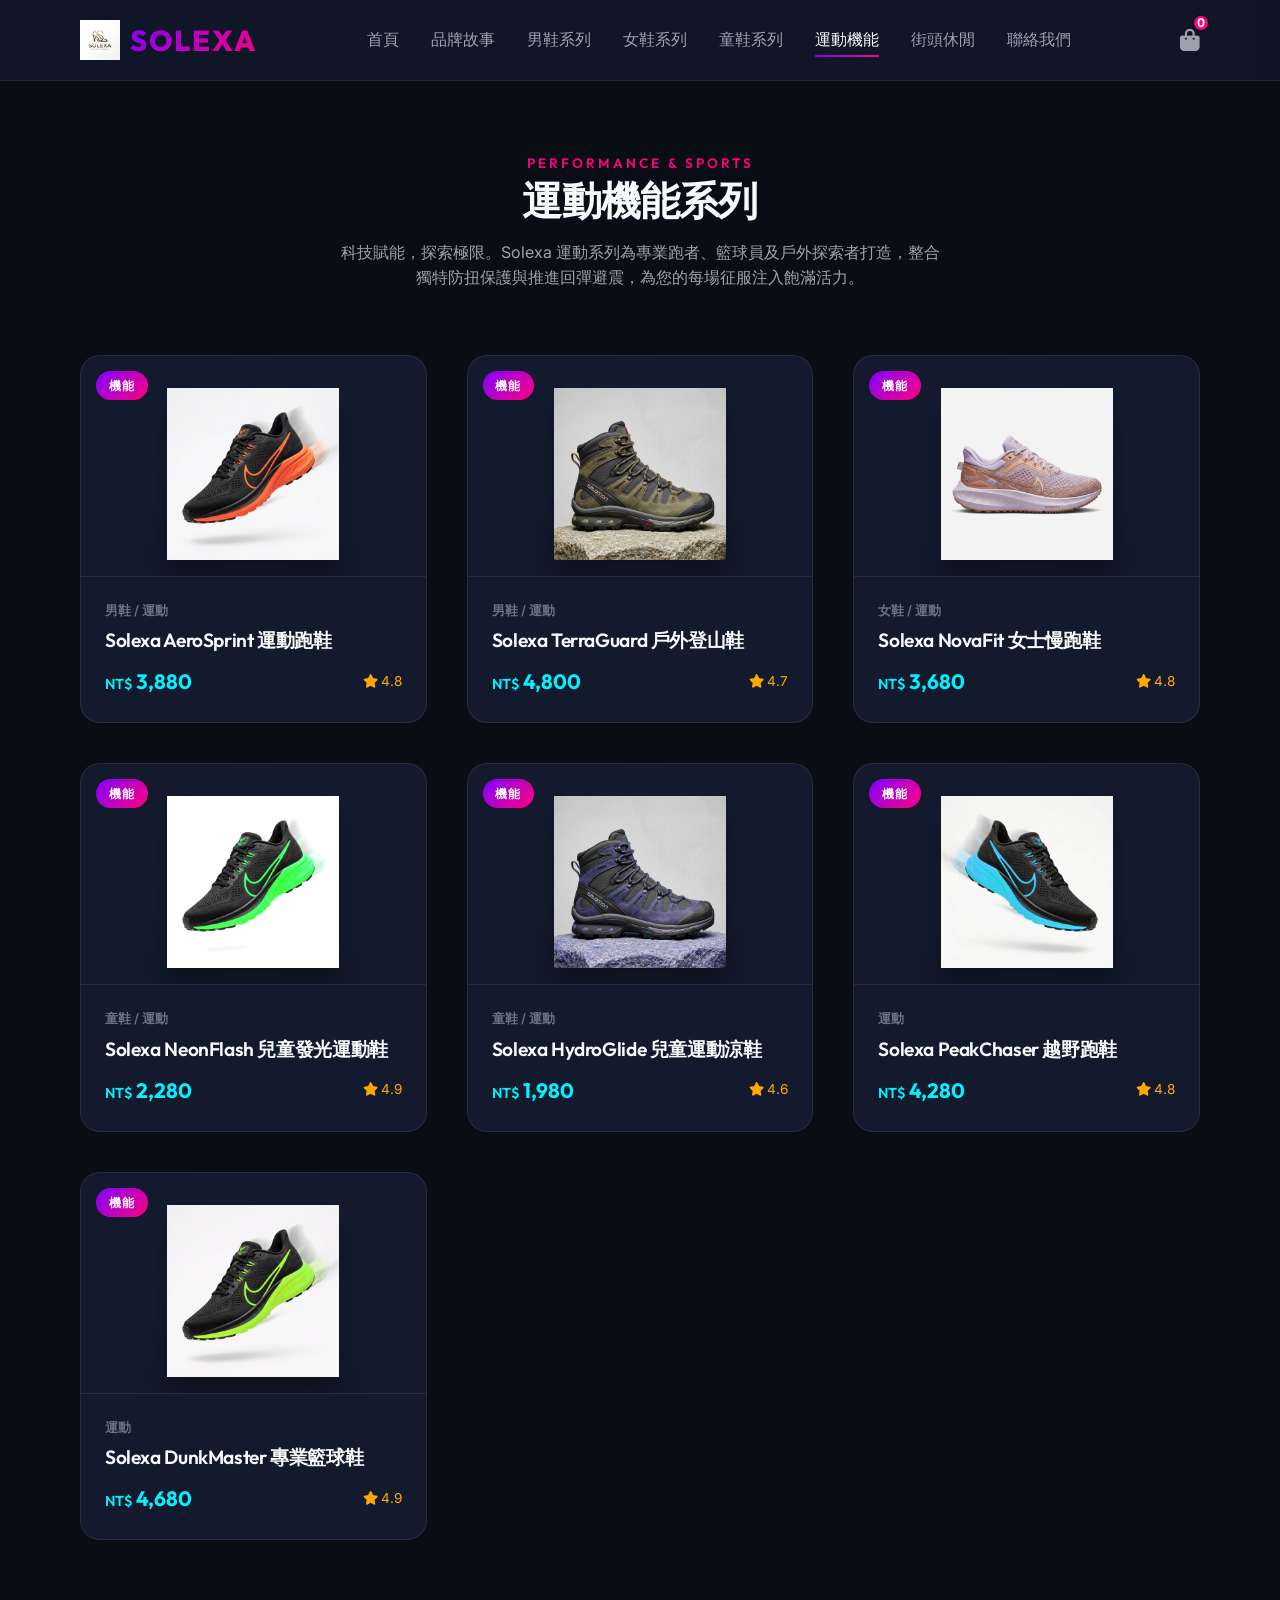
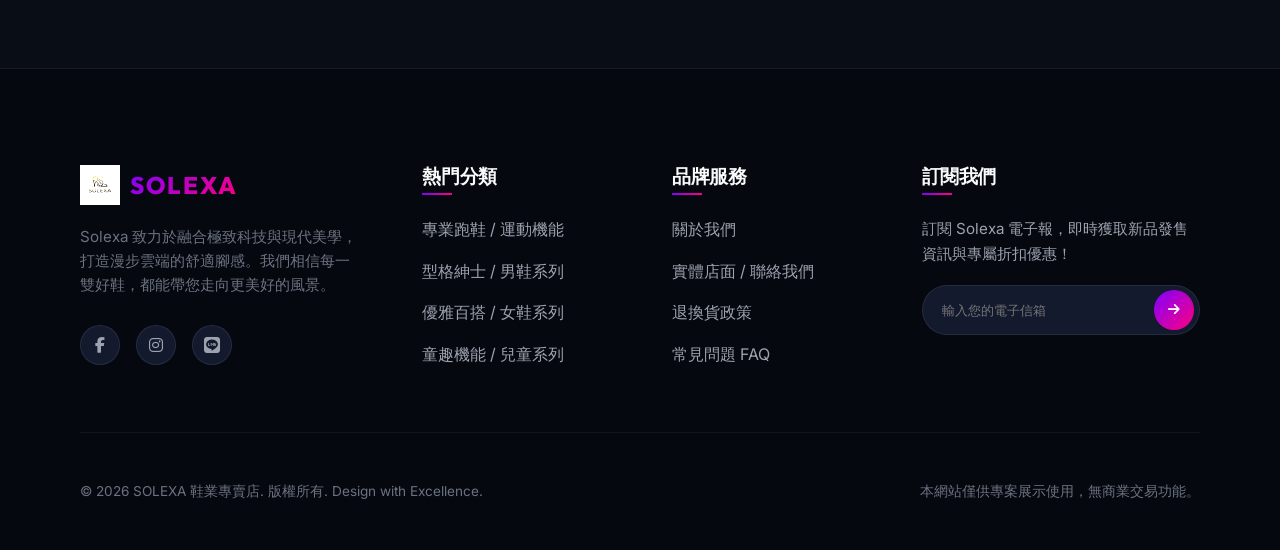
<file: sports.html>
<!DOCTYPE html>
<html lang="zh-TW">

<head>
  <meta charset="UTF-8">
  <meta name="viewport" content="width=device-width, initial-scale=1.0">
  <title>運動機能系列 | SOLEXA 尊爵鞋鞋專賣店</title>
  <meta name="description" content="Solexa 頂級運動機能鞋款，釋放無限潛能。搭載碳板跑鞋、高筒包覆籃球鞋與全地形越野跑鞋。助力運動表現。">
  <link rel="stylesheet" href="assets/css/style.css">
  <link rel="stylesheet" href="https://cdnjs.cloudflare.com/ajax/libs/font-awesome/6.4.0/css/all.min.css">
</head>

<body>

  <header></header>

  <main class="section" style="padding-top: 150px;">
    <div class="container">
      <div class="section-header">
        <span class="section-subtitle">PERFORMANCE & SPORTS</span>
        <h1 class="section-title">運動機能系列</h1>
        <p class="section-desc">科技賦能，探索極限。Solexa 運動系列為專業跑者、籃球員及戶外探索者打造，整合獨特防扭保護與推進回彈避震，為您的每場征服注入飽滿活力。</p>
      </div>

      <div class="products-grid" id="sports-products-grid">
        <!-- Rendered dynamically -->
      </div>
    </div>
  </main>

  <footer></footer>

  <script src="assets/js/products.js"></script>
  <script src="assets/js/main.js"></script>
  <script>
    document.addEventListener('DOMContentLoaded', () => {
      const grid = document.getElementById('sports-products-grid');
      const sportsProducts = window.SolexaProducts.filter(p => p.category.includes('sports'));

      sportsProducts.forEach(p => {
        const card = document.createElement('a');
        card.href = `product-detail.html?id=${p.id}`;
        card.className = 'product-card';

        card.innerHTML = `
          <span class="product-tag">機能</span>
          <div class="product-img-wrapper">
            <img src="${p.image}" alt="${p.name}" title="${p.name}" class="product-img" loading="lazy">
          </div>
          <div class="product-info">
            <span class="product-cat">${p.category.map(c => {
          if (c === 'men') return '男鞋';
          if (c === 'women') return '女鞋';
          if (c === 'kids') return '童鞋';
          if (c === 'sports') return '運動';
          return '休閒';
        }).join(' / ')}</span>
            <h3 class="product-name">${p.name}</h3>
            <div class="product-footer">
              <span class="product-price">${p.price.toLocaleString()}</span>
              <span class="product-rating"><i class="fas fa-star"></i> ${p.rating}</span>
            </div>
          </div>
        `;
        grid.appendChild(card);
      });
    });
  </script>
</body>

</html>
</file>
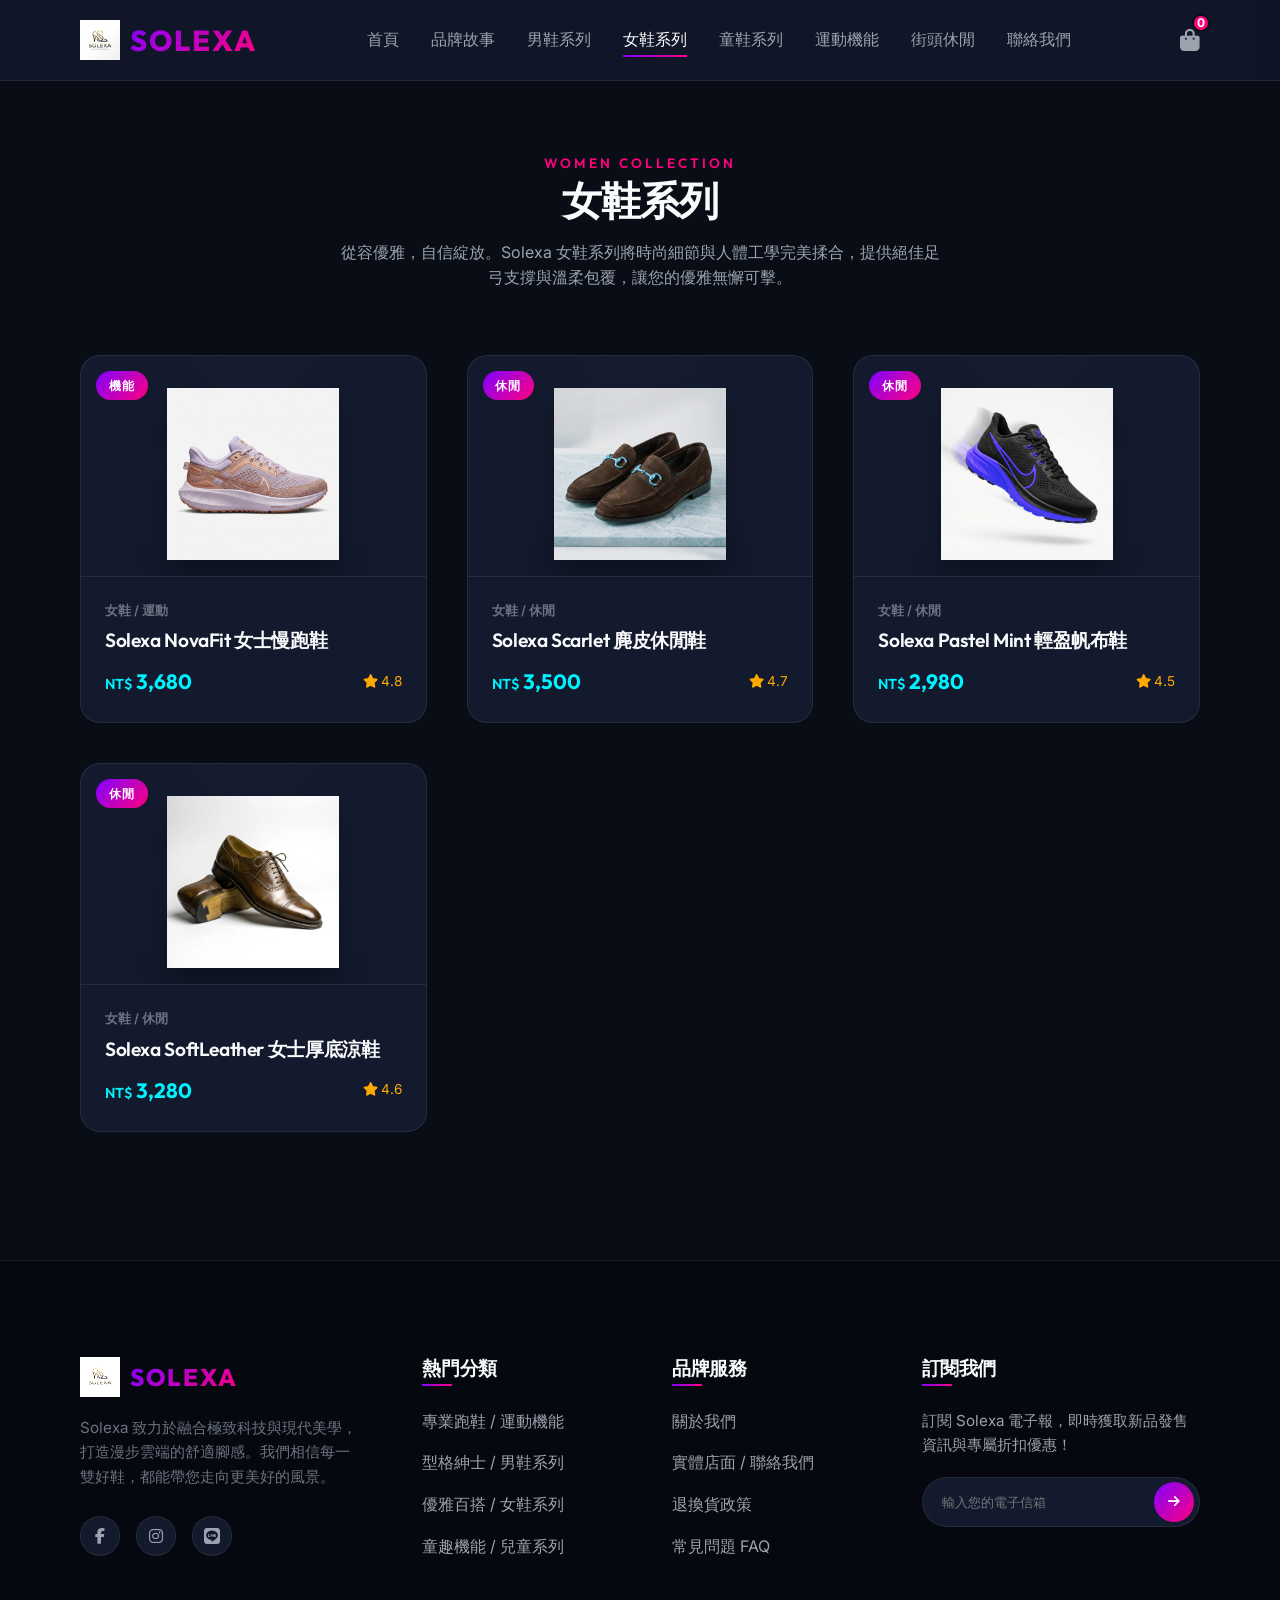
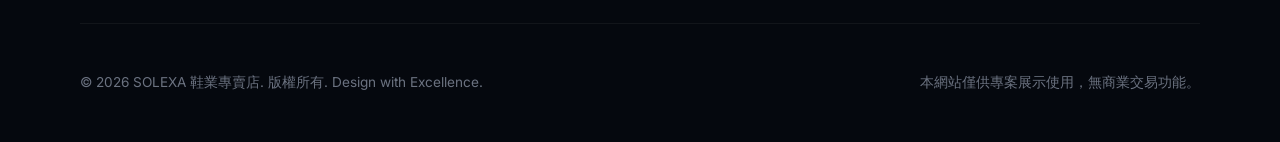
<file: women.html>
<!DOCTYPE html>
<html lang="zh-TW">

<head>
  <meta charset="UTF-8">
  <meta name="viewport" content="width=device-width, initial-scale=1.0">
  <title>女鞋系列 | SOLEXA 尊爵鞋鞋專賣店</title>
  <meta name="description" content="Solexa 精選女鞋系列，展現優雅俐落之美。包含輕量編織慢跑鞋、質感麂皮休閒鞋與厚底防滑涼鞋。全天候自在漫步。">
  <link class="stylesheet" href="assets/css/style.css" rel="stylesheet">
  <link rel="stylesheet" href="https://cdnjs.cloudflare.com/ajax/libs/font-awesome/6.4.0/css/all.min.css">
</head>

<body>

  <header></header>

  <main class="section" style="padding-top: 150px;">
    <div class="container">
      <div class="section-header">
        <span class="section-subtitle">WOMEN COLLECTION</span>
        <h1 class="section-title">女鞋系列</h1>
        <p class="section-desc">從容優雅，自信綻放。Solexa 女鞋系列將時尚細節與人體工學完美揉合，提供絕佳足弓支撐與溫柔包覆，讓您的優雅無懈可擊。</p>
      </div>

      <div class="products-grid" id="women-products-grid">
        <!-- Rendered dynamically -->
      </div>
    </div>
  </main>

  <footer></footer>

  <script src="assets/js/products.js"></script>
  <script src="assets/js/main.js"></script>
  <script>
    document.addEventListener('DOMContentLoaded', () => {
      const grid = document.getElementById('women-products-grid');
      const womenProducts = window.SolexaProducts.filter(p => p.category.includes('women'));

      womenProducts.forEach(p => {
        const card = document.createElement('a');
        card.href = `product-detail.html?id=${p.id}`;
        card.className = 'product-card';

        let typeTag = '休閒';
        if (p.category.includes('sports')) typeTag = '機能';

        card.innerHTML = `
          <span class="product-tag">${typeTag}</span>
          <div class="product-img-wrapper">
            <img src="${p.image}" alt="${p.name}" title="${p.name}" class="product-img" loading="lazy">
          </div>
          <div class="product-info">
            <span class="product-cat">${p.category.map(c => {
          if (c === 'women') return '女鞋';
          if (c === 'sports') return '運動';
          return '休閒';
        }).join(' / ')}</span>
            <h3 class="product-name">${p.name}</h3>
            <div class="product-footer">
              <span class="product-price">${p.price.toLocaleString()}</span>
              <span class="product-rating"><i class="fas fa-star"></i> ${p.rating}</span>
            </div>
          </div>
        `;
        grid.appendChild(card);
      });
    });
  </script>
</body>

</html>
</file>
<file: assets/css/style.css>
@import url('https://fonts.googleapis.com/css2?family=Inter:wght@300;400;500;600;700&family=Outfit:wght@300;400;500;600;700;800&display=swap');

/* --- CSS Variables & Design Tokens --- */
:root {
  --bg-obsidian: #090D16;
  --bg-card: #131A2E;
  --bg-card-hover: #1B2541;
  --bg-glass: rgba(19, 26, 46, 0.75);
  
  --primary-gradient: linear-gradient(135deg, #7F00FF, #FF007F);
  --accent-cyan: #00F2FE;
  --accent-pink: #FF007F;
  --accent-purple: #7F00FF;
  
  --text-primary: #F9FAFB;
  --text-secondary: #9CA3AF;
  --text-muted: #6B7280;
  
  --border-color: rgba(255, 255, 255, 0.08);
  --border-hover: rgba(255, 255, 255, 0.18);
  
  --font-display: 'Outfit', 'Inter', -apple-system, BlinkMacSystemFont, "Segoe UI", Roboto, sans-serif;
  --font-body: 'Inter', -apple-system, BlinkMacSystemFont, "Segoe UI", Roboto, sans-serif;
  
  --shadow-sm: 0 4px 6px -1px rgba(0, 0, 0, 0.1), 0 2px 4px -1px rgba(0, 0, 0, 0.06);
  --shadow-md: 0 10px 15px -3px rgba(0, 0, 0, 0.3), 0 4px 6px -2px rgba(0, 0, 0, 0.05);
  --shadow-lg: 0 20px 25px -5px rgba(0, 0, 0, 0.5), 0 10px 10px -5px rgba(0, 0, 0, 0.04);
  --shadow-glow: 0 0 20px rgba(127, 0, 255, 0.4);
  
  --transition-smooth: all 0.3s cubic-bezier(0.4, 0, 0.2, 1);
  --transition-spring: all 0.5s cubic-bezier(0.175, 0.885, 0.32, 1.275);
}

/* --- Base Resets --- */
* {
  box-sizing: border-box;
  margin: 0;
  padding: 0;
}

html {
  scroll-behavior: smooth;
  font-size: 16px;
}

body {
  background-color: var(--bg-obsidian);
  color: var(--text-primary);
  font-family: var(--font-body);
  line-height: 1.6;
  overflow-x: hidden;
  -webkit-font-smoothing: antialiased;
}

/* --- Custom Scrollbar --- */
::-webkit-scrollbar {
  width: 10px;
}
::-webkit-scrollbar-track {
  background: var(--bg-obsidian);
}
::-webkit-scrollbar-thumb {
  background: var(--bg-card);
  border: 2px solid var(--bg-obsidian);
  border-radius: 5px;
}
::-webkit-scrollbar-thumb:hover {
  background: var(--accent-purple);
}

/* --- Typography --- */
h1, h2, h3, h4, h5, h6 {
  font-family: var(--font-display);
  font-weight: 700;
  letter-spacing: -0.02em;
  line-height: 1.2;
}

a {
  color: inherit;
  text-decoration: none;
  transition: var(--transition-smooth);
}

/* --- Utilities --- */
.container {
  width: 90%;
  max-width: 1200px;
  margin: 0 auto;
  padding: 0 1rem;
}

.text-gradient {
  background: var(--primary-gradient);
  -webkit-background-clip: text;
  -webkit-text-fill-color: transparent;
  background-clip: text;
}

.btn {
  display: inline-flex;
  align-items: center;
  justify-content: center;
  padding: 0.8rem 2rem;
  border-radius: 50px;
  font-family: var(--font-display);
  font-weight: 600;
  font-size: 1rem;
  cursor: pointer;
  transition: var(--transition-spring);
  border: none;
  outline: none;
}

.btn-primary {
  background: var(--primary-gradient);
  color: #fff;
  box-shadow: var(--shadow-sm);
}

.btn-primary:hover {
  transform: translateY(-3px) scale(1.03);
  box-shadow: var(--shadow-glow);
}

.btn-secondary {
  background: transparent;
  color: var(--text-primary);
  border: 1px solid var(--border-color);
}

.btn-secondary:hover {
  background: rgba(255, 255, 255, 0.05);
  border-color: var(--text-primary);
  transform: translateY(-2px);
}

/* --- Navigation Bar --- */
header {
  position: fixed;
  top: 0;
  left: 0;
  width: 100%;
  z-index: 1000;
  background: var(--bg-glass);
  backdrop-filter: blur(12px);
  -webkit-backdrop-filter: blur(12px);
  border-bottom: 1px solid var(--border-color);
  transition: var(--transition-smooth);
}

header.scrolled {
  padding: 0.5rem 0;
  background: rgba(9, 13, 22, 0.95);
  box-shadow: var(--shadow-md);
}

.nav-container {
  display: flex;
  justify-content: space-between;
  align-items: center;
  height: 80px;
}

.logo-link {
  display: flex;
  align-items: center;
  gap: 10px;
}

.logo-img {
  height: 40px;
  width: auto;
  object-fit: contain;
}

.brand-name {
  font-family: var(--font-display);
  font-size: 1.8rem;
  font-weight: 800;
  letter-spacing: 2px;
  background: var(--primary-gradient);
  -webkit-background-clip: text;
  -webkit-text-fill-color: transparent;
}

.nav-menu {
  display: flex;
  gap: 2rem;
  list-style: none;
}

.nav-item a {
  font-family: var(--font-display);
  font-weight: 500;
  font-size: 1rem;
  color: var(--text-secondary);
  padding: 0.5rem 0;
  position: relative;
}

.nav-item a:hover,
.nav-item.active a {
  color: var(--text-primary);
}

.nav-item a::after {
  content: '';
  position: absolute;
  bottom: 0;
  left: 0;
  width: 0;
  height: 2px;
  background: var(--primary-gradient);
  transition: var(--transition-smooth);
}

.nav-item a:hover::after,
.nav-item.active a::after {
  width: 100%;
}

.nav-actions {
  display: flex;
  align-items: center;
  gap: 1.5rem;
}

.cart-icon-wrapper {
  position: relative;
  cursor: pointer;
  font-size: 1.4rem;
  color: var(--text-secondary);
  transition: var(--transition-smooth);
}

.cart-icon-wrapper:hover {
  color: var(--text-primary);
  transform: scale(1.1);
}

.cart-count {
  position: absolute;
  top: -8px;
  right: -10px;
  background: var(--accent-pink);
  color: #fff;
  font-size: 0.75rem;
  font-weight: 700;
  width: 18px;
  height: 18px;
  border-radius: 50%;
  display: flex;
  align-items: center;
  justify-content: center;
  border: 2px solid var(--bg-obsidian);
}

.mobile-toggle {
  display: none;
  font-size: 1.5rem;
  cursor: pointer;
  color: var(--text-primary);
}

/* --- Hero Section --- */
.hero {
  position: relative;
  min-height: 100vh;
  display: flex;
  align-items: center;
  padding-top: 100px;
  background: radial-gradient(circle at 80% 20%, rgba(127, 0, 255, 0.15) 0%, transparent 50%),
              radial-gradient(circle at 10% 80%, rgba(255, 0, 127, 0.1) 0%, transparent 40%);
  overflow: hidden;
}

.hero-grid {
  display: grid;
  grid-template-columns: 1.1fr 0.9fr;
  gap: 4rem;
  align-items: center;
}

.hero-content {
  opacity: 0;
  transform: translateY(30px);
  animation: fadeInUp 0.8s forwards 0.2s;
}

.hero-tagline {
  font-family: var(--font-display);
  font-weight: 600;
  text-transform: uppercase;
  letter-spacing: 4px;
  font-size: 0.9rem;
  color: var(--accent-cyan);
  margin-bottom: 1rem;
}

.hero h1 {
  font-size: 4rem;
  line-height: 1.1;
  margin-bottom: 1.5rem;
}

.hero h1 span {
  font-weight: 800;
}

.hero-desc {
  font-size: 1.1rem;
  color: var(--text-secondary);
  margin-bottom: 2.5rem;
  max-width: 550px;
}

.hero-btns {
  display: flex;
  gap: 1.5rem;
}

.hero-visual {
  position: relative;
  display: flex;
  justify-content: center;
  align-items: center;
  opacity: 0;
  transform: scale(0.9) rotate(5deg);
  animation: heroShow 1.2s cubic-bezier(0.19, 1, 0.22, 1) forwards 0.4s;
}

.hero-circle {
  position: absolute;
  width: 450px;
  height: 450px;
  border-radius: 50%;
  background: var(--primary-gradient);
  filter: blur(80px);
  opacity: 0.25;
  z-index: 1;
}

.hero-img {
  width: 100%;
  max-width: 500px;
  object-fit: contain;
  z-index: 2;
  filter: drop-shadow(0 25px 35px rgba(0, 0, 0, 0.6));
  animation: float 6s ease-in-out infinite;
}

/* --- Section Layouts --- */
.section {
  padding: 8rem 0;
}

.section-header {
  text-align: center;
  margin-bottom: 4rem;
}

.section-subtitle {
  font-family: var(--font-display);
  font-weight: 600;
  text-transform: uppercase;
  color: var(--accent-pink);
  letter-spacing: 3px;
  font-size: 0.85rem;
  margin-bottom: 0.5rem;
}

.section-title {
  font-size: 2.5rem;
  margin-bottom: 1rem;
}

.section-desc {
  color: var(--text-secondary);
  max-width: 600px;
  margin: 0 auto;
}

/* --- Categories Grid --- */
.cat-grid {
  display: grid;
  grid-template-columns: repeat(auto-fit, minmax(280px, 1fr));
  gap: 2rem;
}

.cat-card {
  position: relative;
  border-radius: 24px;
  height: 350px;
  overflow: hidden;
  border: 1px solid var(--border-color);
  cursor: pointer;
  box-shadow: var(--shadow-md);
  transition: var(--transition-spring);
  background: var(--bg-card);
}

.cat-card::before {
  content: '';
  position: absolute;
  top: 0;
  left: 0;
  width: 100%;
  height: 100%;
  background: linear-gradient(to top, rgba(9, 13, 22, 0.9) 20%, rgba(9, 13, 22, 0.1) 80%);
  z-index: 2;
}

.cat-card-img {
  width: 100%;
  height: 100%;
  object-fit: cover;
  transition: var(--transition-spring);
}

.cat-card-content {
  position: absolute;
  bottom: 0;
  left: 0;
  width: 100%;
  padding: 2rem;
  z-index: 3;
}

.cat-card-title {
  font-size: 1.8rem;
  font-weight: 700;
  margin-bottom: 0.5rem;
}

.cat-card-link {
  font-size: 0.9rem;
  font-weight: 600;
  color: var(--accent-cyan);
  display: inline-flex;
  align-items: center;
  gap: 5px;
}

.cat-card-link i {
  transition: var(--transition-smooth);
}

.cat-card:hover {
  transform: translateY(-10px);
  border-color: var(--border-hover);
  box-shadow: var(--shadow-lg), var(--shadow-glow);
}

.cat-card:hover .cat-card-img {
  transform: scale(1.1) rotate(-2deg);
}

.cat-card:hover .cat-card-link i {
  transform: translateX(5px);
}

/* --- Products Cards Grid --- */
.products-grid {
  display: grid;
  grid-template-columns: repeat(auto-fill, minmax(270px, 1fr));
  gap: 2.5rem;
}

.product-card {
  background: var(--bg-card);
  border: 1px solid var(--border-color);
  border-radius: 20px;
  overflow: hidden;
  transition: var(--transition-spring);
  position: relative;
  display: flex;
  flex-direction: column;
}

.product-tag {
  position: absolute;
  top: 15px;
  left: 15px;
  background: var(--primary-gradient);
  color: #fff;
  padding: 0.3rem 0.8rem;
  border-radius: 50px;
  font-size: 0.75rem;
  font-weight: 700;
  letter-spacing: 1px;
  z-index: 10;
}

.product-wishlist {
  position: absolute;
  top: 15px;
  right: 15px;
  width: 38px;
  height: 38px;
  border-radius: 50%;
  background: rgba(9, 13, 22, 0.6);
  backdrop-filter: blur(5px);
  border: 1px solid var(--border-color);
  display: flex;
  align-items: center;
  justify-content: center;
  cursor: pointer;
  color: var(--text-secondary);
  z-index: 10;
  transition: var(--transition-smooth);
}

.product-wishlist:hover {
  color: var(--accent-pink);
  background: #fff;
  transform: scale(1.1);
}

.product-img-wrapper {
  padding: 2rem 1.5rem 1rem 1.5rem;
  background: radial-gradient(circle, rgba(255, 255, 255, 0.03) 0%, transparent 70%);
  display: flex;
  justify-content: center;
  align-items: center;
  height: 220px;
  overflow: hidden;
  position: relative;
}

.product-img {
  max-width: 90%;
  max-height: 100%;
  object-fit: contain;
  filter: drop-shadow(0 15px 15px rgba(0, 0, 0, 0.4));
  transition: var(--transition-spring);
}

.product-info {
  padding: 1.5rem;
  display: flex;
  flex-direction: column;
  flex-grow: 1;
  border-top: 1px solid var(--border-color);
}

.product-cat {
  font-size: 0.8rem;
  color: var(--text-muted);
  text-transform: uppercase;
  margin-bottom: 0.5rem;
  font-weight: 600;
}

.product-name {
  font-size: 1.2rem;
  font-weight: 600;
  margin-bottom: 0.8rem;
  color: var(--text-primary);
  display: -webkit-box;
  -webkit-line-clamp: 1;
  -webkit-box-orient: vertical;
  overflow: hidden;
}

.product-footer {
  display: flex;
  justify-content: space-between;
  align-items: center;
  margin-top: auto;
}

.product-price {
  font-family: var(--font-display);
  font-size: 1.3rem;
  font-weight: 700;
  color: var(--accent-cyan);
}

.product-price::before {
  content: 'NT$ ';
  font-size: 0.9rem;
  font-weight: 600;
}

.product-rating {
  font-size: 0.85rem;
  color: #FFA800;
  display: flex;
  align-items: center;
  gap: 3px;
}

.product-card:hover {
  transform: translateY(-8px);
  border-color: var(--border-hover);
  box-shadow: var(--shadow-lg);
}

.product-card:hover .product-img {
  transform: scale(1.12) rotate(-3deg) translateY(-5px);
}

/* --- About Us Styles --- */
.about-story {
  display: grid;
  grid-template-columns: 1fr 1fr;
  gap: 5rem;
  align-items: center;
}

.about-img-box {
  position: relative;
}

.about-img-box img {
  width: 100%;
  border-radius: 24px;
  box-shadow: var(--shadow-lg);
  border: 1px solid var(--border-color);
}

.about-badge {
  position: absolute;
  bottom: -30px;
  right: 30px;
  background: var(--primary-gradient);
  border-radius: 20px;
  padding: 1.5rem 2.5rem;
  text-align: center;
  box-shadow: var(--shadow-glow);
}

.about-badge .number {
  font-size: 3rem;
  font-weight: 800;
  font-family: var(--font-display);
  line-height: 1;
}

.about-badge .text {
  font-size: 0.9rem;
  font-weight: 600;
  letter-spacing: 1px;
}

.about-text h3 {
  font-size: 2rem;
  margin-bottom: 1.5rem;
}

.about-text p {
  color: var(--text-secondary);
  margin-bottom: 1.5rem;
}

.grid-features {
  display: grid;
  grid-template-columns: 1fr 1fr;
  gap: 2rem;
  margin-top: 3rem;
}

.feature-box {
  background: var(--bg-card);
  padding: 2rem;
  border-radius: 18px;
  border: 1px solid var(--border-color);
  transition: var(--transition-smooth);
}

.feature-box i {
  font-size: 2.2rem;
  background: var(--primary-gradient);
  -webkit-background-clip: text;
  -webkit-text-fill-color: transparent;
  margin-bottom: 1rem;
}

.feature-box h4 {
  font-size: 1.2rem;
  margin-bottom: 0.5rem;
}

.feature-box p {
  font-size: 0.9rem;
  color: var(--text-muted);
  margin-bottom: 0;
}

.feature-box:hover {
  border-color: var(--accent-cyan);
  transform: translateY(-5px);
}

/* --- Contact Us Styles --- */
.contact-grid {
  display: grid;
  grid-template-columns: 0.9fr 1.1fr;
  gap: 5rem;
}

.contact-info-card {
  background: var(--bg-card);
  border: 1px solid var(--border-color);
  border-radius: 24px;
  padding: 3rem;
}

.contact-info-title {
  font-size: 2rem;
  margin-bottom: 2rem;
}

.contact-detail-list {
  list-style: none;
  display: flex;
  flex-direction: column;
  gap: 2rem;
}

.contact-detail-item {
  display: flex;
  gap: 1.5rem;
  align-items: flex-start;
}

.contact-detail-icon {
  width: 48px;
  height: 48px;
  background: rgba(127, 0, 255, 0.15);
  border: 1px solid rgba(127, 0, 255, 0.3);
  border-radius: 12px;
  display: flex;
  align-items: center;
  justify-content: center;
  color: var(--accent-cyan);
  font-size: 1.2rem;
  flex-shrink: 0;
}

.contact-detail-text h4 {
  font-size: 1.1rem;
  margin-bottom: 0.3rem;
}

.contact-detail-text p {
  color: var(--text-secondary);
}

.contact-form {
  background: rgba(19, 26, 46, 0.4);
  backdrop-filter: blur(10px);
  border: 1px solid var(--border-color);
  border-radius: 24px;
  padding: 3rem;
}

.form-group {
  margin-bottom: 1.8rem;
}

.form-label {
  display: block;
  font-size: 0.9rem;
  font-weight: 500;
  margin-bottom: 0.6rem;
  color: var(--text-secondary);
}

.form-control {
  width: 100%;
  background: rgba(9, 13, 22, 0.6);
  border: 1px solid var(--border-color);
  border-radius: 12px;
  padding: 1rem 1.2rem;
  color: var(--text-primary);
  font-family: var(--font-body);
  font-size: 1rem;
  transition: var(--transition-smooth);
}

.form-control:focus {
  outline: none;
  border-color: var(--accent-cyan);
  box-shadow: 0 0 10px rgba(0, 242, 254, 0.2);
  background: rgba(9, 13, 22, 0.8);
}

textarea.form-control {
  resize: vertical;
  min-height: 150px;
}

/* --- Dynamic Product Details Page --- */
.detail-grid {
  display: grid;
  grid-template-columns: 1fr 1fr;
  gap: 5rem;
  align-items: flex-start;
  padding-top: 40px;
}

.detail-gallery {
  position: sticky;
  top: 120px;
  background: radial-gradient(circle, rgba(255, 255, 255, 0.03) 0%, transparent 70%);
  border: 1px solid var(--border-color);
  border-radius: 24px;
  padding: 4rem 2rem;
  display: flex;
  justify-content: center;
  align-items: center;
  height: 500px;
}

.detail-gallery-img {
  max-width: 90%;
  max-height: 100%;
  object-fit: contain;
  filter: drop-shadow(0 25px 35px rgba(0, 0, 0, 0.5));
  animation: float 6s ease-in-out infinite;
}

.detail-info {
  display: flex;
  flex-direction: column;
}

.detail-category-tags {
  display: flex;
  gap: 0.5rem;
  margin-bottom: 1rem;
}

.detail-category-tags span {
  font-size: 0.8rem;
  font-weight: 700;
  text-transform: uppercase;
  color: var(--accent-cyan);
  letter-spacing: 1px;
}

.detail-name {
  font-size: 3rem;
  margin-bottom: 1.5rem;
  line-height: 1.1;
}

.detail-meta {
  display: flex;
  align-items: center;
  gap: 2rem;
  margin-bottom: 2rem;
  padding-bottom: 1.5rem;
  border-bottom: 1px solid var(--border-color);
}

.detail-price {
  font-family: var(--font-display);
  font-size: 2.2rem;
  font-weight: 800;
  color: var(--text-primary);
}

.detail-price::before {
  content: 'NT$ ';
  font-size: 1.3rem;
  font-weight: 600;
}

.detail-rating-box {
  background: rgba(255, 255, 255, 0.05);
  padding: 0.4rem 1rem;
  border-radius: 50px;
  display: flex;
  align-items: center;
  gap: 5px;
  font-size: 0.9rem;
}

.detail-rating-box i {
  color: #FFA800;
}

.detail-desc {
  font-size: 1.1rem;
  color: var(--text-secondary);
  line-height: 1.8;
  margin-bottom: 2rem;
}

.detail-features {
  margin-bottom: 2.5rem;
}

.detail-features h4 {
  font-size: 1.2rem;
  margin-bottom: 1rem;
}

.feature-list {
  list-style: none;
  display: grid;
  grid-template-columns: 1fr 1fr;
  gap: 0.8rem;
}

.feature-list-item {
  display: flex;
  align-items: center;
  gap: 8px;
  color: var(--text-secondary);
  font-size: 0.95rem;
}

.feature-list-item i {
  color: var(--accent-cyan);
}

.detail-selector {
  margin-bottom: 2.5rem;
}

.detail-selector h4 {
  font-size: 1.1rem;
  margin-bottom: 1rem;
  display: flex;
  justify-content: space-between;
}

.size-grid {
  display: flex;
  flex-wrap: wrap;
  gap: 0.8rem;
}

.size-btn {
  width: 50px;
  height: 50px;
  border-radius: 12px;
  border: 1px solid var(--border-color);
  background: transparent;
  color: var(--text-primary);
  font-family: var(--font-display);
  font-size: 1.1rem;
  font-weight: 600;
  cursor: pointer;
  display: flex;
  align-items: center;
  justify-content: center;
  transition: var(--transition-smooth);
}

.size-btn:hover {
  border-color: var(--text-primary);
}

.size-btn.active {
  background: var(--text-primary);
  color: var(--bg-obsidian);
  border-color: var(--text-primary);
}

.detail-actions {
  display: flex;
  gap: 1.5rem;
}

.detail-actions .btn {
  flex-grow: 1;
}

/* --- Cart Sidebar Mockup --- */
.cart-sidebar {
  position: fixed;
  top: 0;
  right: -450px;
  width: 100%;
  max-width: 420px;
  height: 100vh;
  background: var(--bg-card);
  box-shadow: -10px 0 30px rgba(0,0,0,0.5);
  border-left: 1px solid var(--border-color);
  z-index: 2000;
  transition: all 0.4s cubic-bezier(0.19, 1, 0.22, 1);
  display: flex;
  flex-direction: column;
}

.cart-sidebar.open {
  right: 0;
}

.cart-header {
  padding: 1.5rem 2rem;
  border-bottom: 1px solid var(--border-color);
  display: flex;
  justify-content: space-between;
  align-items: center;
}

.cart-close {
  cursor: pointer;
  font-size: 1.3rem;
  color: var(--text-secondary);
  transition: var(--transition-smooth);
}

.cart-close:hover {
  color: var(--text-primary);
  transform: rotate(90deg);
}

.cart-items-list {
  flex-grow: 1;
  overflow-y: auto;
  padding: 2rem;
  display: flex;
  flex-direction: column;
  gap: 1.5rem;
}

.empty-cart-msg {
  text-align: center;
  color: var(--text-muted);
  margin-top: 5rem;
}

.cart-item {
  display: flex;
  gap: 1rem;
  align-items: center;
  padding-bottom: 1.5rem;
  border-bottom: 1px solid rgba(255,255,255,0.05);
}

.cart-item-img {
  width: 70px;
  height: 70px;
  background: rgba(255,255,255,0.02);
  border-radius: 10px;
  object-fit: contain;
  padding: 5px;
}

.cart-item-detail {
  flex-grow: 1;
}

.cart-item-name {
  font-size: 0.95rem;
  font-weight: 600;
  margin-bottom: 0.2rem;
}

.cart-item-meta {
  font-size: 0.8rem;
  color: var(--text-muted);
  margin-bottom: 0.3rem;
}

.cart-item-price {
  font-weight: 700;
  color: var(--accent-cyan);
}

.cart-item-remove {
  color: var(--text-muted);
  cursor: pointer;
  transition: var(--transition-smooth);
}

.cart-item-remove:hover {
  color: var(--accent-pink);
}

.cart-footer {
  padding: 2rem;
  border-top: 1px solid var(--border-color);
  background: rgba(9, 13, 22, 0.4);
}

.cart-total-row {
  display: flex;
  justify-content: space-between;
  font-size: 1.1rem;
  font-weight: 600;
  margin-bottom: 1.5rem;
}

.cart-total-price {
  font-family: var(--font-display);
  font-weight: 800;
  color: var(--text-primary);
}

.cart-total-price::before {
  content: 'NT$ ';
}

.cart-overlay {
  position: fixed;
  top: 0;
  left: 0;
  width: 100vw;
  height: 100vh;
  background: rgba(0, 0, 0, 0.7);
  backdrop-filter: blur(5px);
  z-index: 1990;
  opacity: 0;
  pointer-events: none;
  transition: var(--transition-smooth);
}

.cart-overlay.open {
  opacity: 1;
  pointer-events: auto;
}

/* --- Footer --- */
footer {
  background-color: #05080E;
  border-top: 1px solid var(--border-color);
  padding: 6rem 0 3rem 0;
  color: var(--text-secondary);
}

.footer-grid {
  display: grid;
  grid-template-columns: 1.5fr 1fr 1fr 1.5fr;
  gap: 4rem;
  margin-bottom: 4rem;
}

.footer-logo-box {
  display: flex;
  flex-direction: column;
  gap: 1.2rem;
}

.footer-logo-box p {
  font-size: 0.95rem;
  color: var(--text-muted);
}

.footer-socials {
  display: flex;
  gap: 1rem;
  margin-top: 0.5rem;
}

.social-icon {
  width: 40px;
  height: 40px;
  border-radius: 50%;
  background: var(--bg-card);
  border: 1px solid var(--border-color);
  display: flex;
  align-items: center;
  justify-content: center;
  color: var(--text-secondary);
  transition: var(--transition-smooth);
}

.social-icon:hover {
  color: #fff;
  background: var(--primary-gradient);
  border-color: transparent;
  transform: translateY(-3px);
  box-shadow: var(--shadow-glow);
}

.footer-column h3 {
  color: var(--text-primary);
  font-size: 1.2rem;
  margin-bottom: 1.8rem;
  position: relative;
  display: inline-block;
}

.footer-column h3::after {
  content: '';
  position: absolute;
  bottom: -6px;
  left: 0;
  width: 30px;
  height: 2px;
  background: var(--primary-gradient);
}

.footer-links {
  list-style: none;
  display: flex;
  flex-direction: column;
  gap: 1rem;
}

.footer-links a:hover {
  color: var(--text-primary);
  padding-left: 5px;
}

.footer-newsletter p {
  font-size: 0.95rem;
  margin-bottom: 1.2rem;
}

.newsletter-form {
  position: relative;
}

.newsletter-input {
  width: 100%;
  padding: 1rem 3.5rem 1rem 1.2rem;
  border-radius: 50px;
  background: var(--bg-card);
  border: 1px solid var(--border-color);
  color: #fff;
  font-family: var(--font-body);
  transition: var(--transition-smooth);
}

.newsletter-input:focus {
  outline: none;
  border-color: var(--accent-cyan);
}

.newsletter-btn {
  position: absolute;
  top: 50%;
  right: 6px;
  transform: translateY(-50%);
  width: 40px;
  height: 40px;
  border-radius: 50%;
  background: var(--primary-gradient);
  border: none;
  color: #fff;
  cursor: pointer;
  display: flex;
  align-items: center;
  justify-content: center;
  transition: var(--transition-smooth);
}

.newsletter-btn:hover {
  transform: translateY(-50%) scale(1.05);
  box-shadow: var(--shadow-glow);
}

.footer-bottom {
  padding-top: 3rem;
  border-top: 1px solid rgba(255,255,255,0.05);
  display: flex;
  justify-content: space-between;
  font-size: 0.85rem;
  color: var(--text-muted);
}

/* --- Toast Notification System --- */
.toast-container {
  position: fixed;
  bottom: 30px;
  left: 30px;
  z-index: 9999;
  display: flex;
  flex-direction: column;
  gap: 10px;
}

.toast {
  background: var(--bg-card);
  border-left: 4px solid var(--accent-cyan);
  color: var(--text-primary);
  padding: 1rem 2rem;
  border-radius: 8px;
  box-shadow: var(--shadow-lg);
  font-family: var(--font-display);
  font-weight: 500;
  display: flex;
  align-items: center;
  gap: 10px;
  min-width: 280px;
  animation: slideInLeft 0.3s cubic-bezier(0.19, 1, 0.22, 1) forwards;
}

.toast.success {
  border-left-color: #10B981;
}

/* --- Animation Keyframes --- */
@keyframes fadeInUp {
  from {
    opacity: 0;
    transform: translateY(30px);
  }
  to {
    opacity: 1;
    transform: translateY(0);
  }
}

@keyframes heroShow {
  from {
    opacity: 0;
    transform: scale(0.9) rotate(5deg);
  }
  to {
    opacity: 1;
    transform: scale(1) rotate(0deg);
  }
}

@keyframes float {
  0% {
    transform: translateY(0px) rotate(0deg);
  }
  50% {
    transform: translateY(-15px) rotate(-1.5deg);
  }
  100% {
    transform: translateY(0px) rotate(0deg);
  }
}

@keyframes slideInLeft {
  from {
    opacity: 0;
    transform: translateX(-50px);
  }
  to {
    opacity: 1;
    transform: translateX(0);
  }
}

/* --- Responsive Layout Adjustments --- */
@media (max-width: 992px) {
  html {
    font-size: 15px;
  }
  .hero-grid {
    grid-template-columns: 1fr;
    gap: 3rem;
    text-align: center;
  }
  .hero {
    padding-top: 120px;
    min-height: auto;
    padding-bottom: 6rem;
  }
  .hero-desc {
    margin: 0 auto 2.5rem auto;
  }
  .hero-btns {
    justify-content: center;
  }
  .hero h1 {
    font-size: 3.2rem;
  }
  .about-story, .contact-grid, .detail-grid {
    grid-template-columns: 1fr;
    gap: 4rem;
  }
  .detail-gallery {
    position: static;
    height: 350px;
  }
  .footer-grid {
    grid-template-columns: 1fr 1fr;
    gap: 3rem;
  }
}

@media (max-width: 768px) {
  .mobile-toggle {
    display: block;
  }
  .nav-menu {
    position: fixed;
    top: 80px;
    left: -100%;
    width: 100%;
    height: calc(100vh - 80px);
    background: var(--bg-obsidian);
    border-top: 1px solid var(--border-color);
    flex-direction: column;
    align-items: center;
    padding: 3rem 0;
    transition: var(--transition-smooth);
    z-index: 999;
  }
  .nav-menu.active {
    left: 0;
  }
  .nav-item {
    width: 100%;
    text-align: center;
  }
  .nav-item a {
    display: block;
    padding: 1.5rem;
    font-size: 1.2rem;
  }
  .footer-grid {
    grid-template-columns: 1fr;
  }
  .footer-bottom {
    flex-direction: column;
    gap: 1.5rem;
    text-align: center;
  }
  .grid-features {
    grid-template-columns: 1fr;
  }
}
</file>
